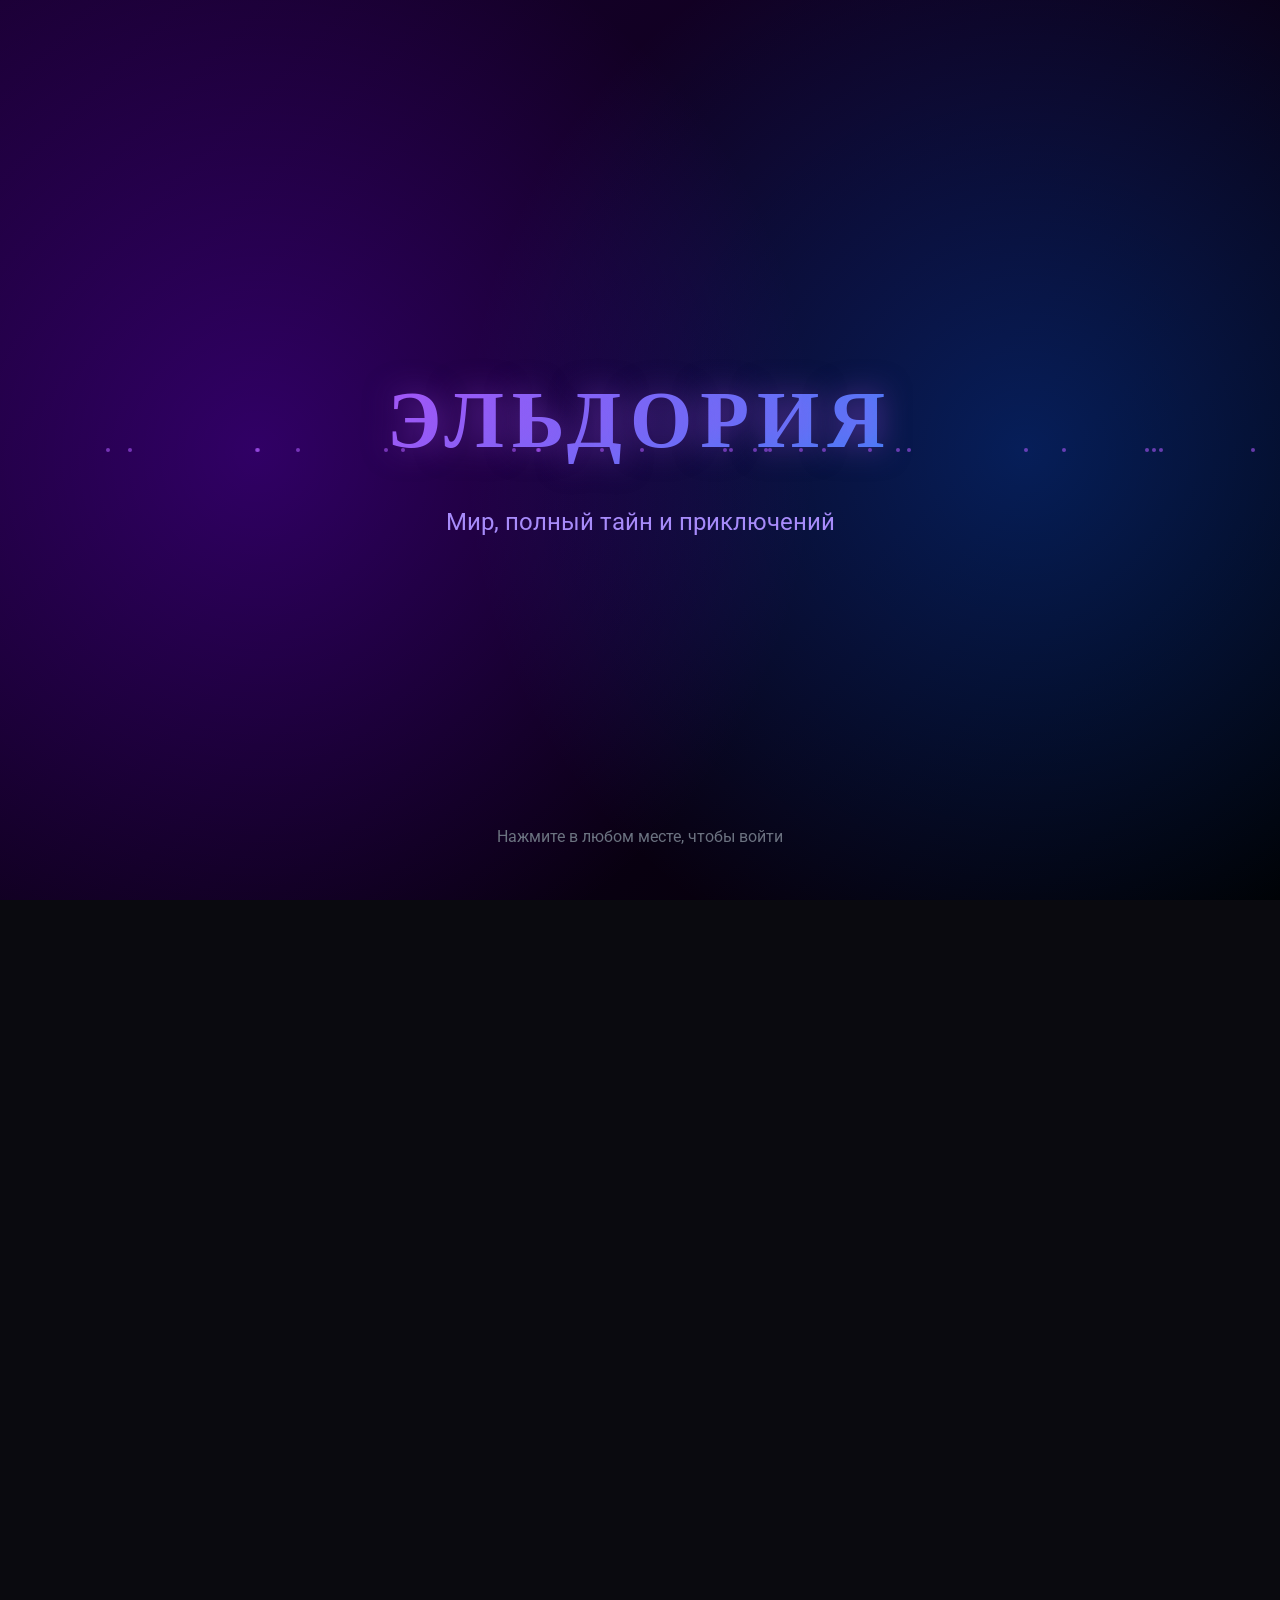
<file: index.html>
<!DOCTYPE html>
<html lang="ru">
<head>
    <meta charset="UTF-8">
    <meta name="viewport" content="width=device-width, initial-scale=1.0">
    <title>Эльдория - Лор Мира</title>
    <meta name="description" content="Эльдория — мир, где магия умерла, но эхо её всё ещё звучит. Лор, карты, поселения, словарь и летопись D&D-кампании.">
    <meta name="theme-color" content="#0a0a0f">
    <meta property="og:type" content="website">
    <meta property="og:site_name" content="Эльдория">
    <meta property="og:locale" content="ru_RU">
    <meta property="og:title" content="Эльдория - Лор Мира">
    <meta property="og:description" content="Эльдория — мир, где магия умерла, но эхо её всё ещё звучит. Лор, карты, поселения, словарь и летопись D&D-кампании.">
    <link rel="icon" type="image/png" href="assets/favicon.png">
    <link rel="stylesheet" href="https://cdnjs.cloudflare.com/ajax/libs/font-awesome/6.4.0/css/all.min.css">
    <link rel="stylesheet" href="css/main.css">
</head>
<body>
    <div id="welcome-banner">
        <div class="particle" style="left: 10%; animation-delay: 0s;"></div>
        <div class="particle" style="left: 20%; animation-delay: 1s;"></div>
        <div class="particle" style="left: 30%; animation-delay: 2s;"></div>
        <div class="particle" style="left: 40%; animation-delay: 3s;"></div>
        <div class="particle" style="left: 50%; animation-delay: 4s;"></div>
        <div class="particle" style="left: 60%; animation-delay: 5s;"></div>
        <div class="particle" style="left: 70%; animation-delay: 6s;"></div>
        <div class="particle" style="left: 80%; animation-delay: 7s;"></div>
        <div class="particle" style="left: 90%; animation-delay: 8s;"></div>
        <h1>ЭЛЬДОРИЯ</h1>
        <p class="subtitle">Мир, полный тайн и приключений</p>
        <p class="click-hint">Нажмите в любом месте, чтобы войти</p>
    </div>

    <div id="main-content">
        <nav class="sidebar"></nav>
        <script src="js/sidebar.js"></script>

        <main class="content homepage">
            <div class="hero-section">
                <div class="hero-content">
                    <h1 class="hero-title">ЭЛЬДОРИЯ</h1>
                    <div class="hero-divider"></div>
                    <p class="hero-subtitle">Мир, где магия умерла, но эхо её всё ещё звучит</p>
                </div>
            </div>
            <div class="atmosphere-section">
                <div class="rune-circle">
                    <div class="rune">ᚱ</div><div class="rune">ᛚ</div><div class="rune">ᛞ</div>
                    <div class="rune">ᛟ</div><div class="rune">ᛋ</div><div class="rune">ᛁ</div><div class="rune">ᚨ</div>
                </div>
            </div>
            <div class="quote-section">
                <blockquote class="lore-quote">
                    <p>"Мы возгордились. Мы решили, что Резонанс — наш слуга. Но он был даром, а мы его осквернили. Тишина — это наказание и благословение."</p>
                    <cite>— Сибилла Безгласная, основательница Немой Церкви</cite>
                </blockquote>
            </div>
            <div class="world-teaser">
                <div class="teaser-card"><div class="teaser-icon">⚡</div><h3>Эпоха Резонанса</h3><p>Три тысячи лет золотого века, когда магия была технологией, а империи парили в небесах</p></div>
                <div class="teaser-card"><div class="teaser-icon">💥</div><h3>Великое Умолкание</h3><p>День, когда мир изменился навсегда. Магия исчезла, цивилизация рухнула, а Какофония была заперта</p></div>
                <div class="teaser-card"><div class="teaser-icon">🌫️</div><h3>Эпоха Тишины</h3><p>Сто лет после катастрофы. Выжившие строят новый мир среди руин старого</p></div>
            </div>
            <div class="explore-section">
                <h2>Исследуйте мир</h2>
                <p class="explore-subtitle">Выберите путь познания Эльдории</p>
                <div class="explore-buttons">
                    <a href="sections/maps.html" class="explore-btn"><span class="btn-icon"><i class="fas fa-map-marked-alt"></i></span><span class="btn-text">Карты</span></a>
                    <a href="sections/settlements.html" class="explore-btn"><span class="btn-icon"><i class="fas fa-house-chimney"></i></span><span class="btn-text">Поселения</span></a>
                    <a href="sections/dictionary.html" class="explore-btn"><span class="btn-icon"><i class="fas fa-book-open"></i></span><span class="btn-text">Словарь</span></a>
                    <a href="sections/lore.html" class="explore-btn"><span class="btn-icon"><i class="fas fa-scroll"></i></span><span class="btn-text">Лор</span></a>
                    <a href="sections/timeline.html" class="explore-btn"><span class="btn-icon"><i class="fas fa-history"></i></span><span class="btn-text">Летопись</span></a>
                    <a href="sections/character.html" class="explore-btn"><span class="btn-icon"><i class="fas fa-user-shield"></i></span><span class="btn-text">Персонаж</span></a>
                    <a href="sections/achievements.html" class="explore-btn"><span class="btn-icon"><i class="fas fa-trophy"></i></span><span class="btn-text">Достижения</span></a>
                </div>
            </div>
            <div class="footer-decoration">
                <div class="decoration-line"></div>
                <p class="footer-text">Добро пожаловать в Эльдорию, путник</p>
                <div class="decoration-line"></div>
            </div>
        </main>
    </div>
    <script src="js/welcome.js"></script>
    <script src="js/reveal.js"></script>
</body>
</html>
</file>
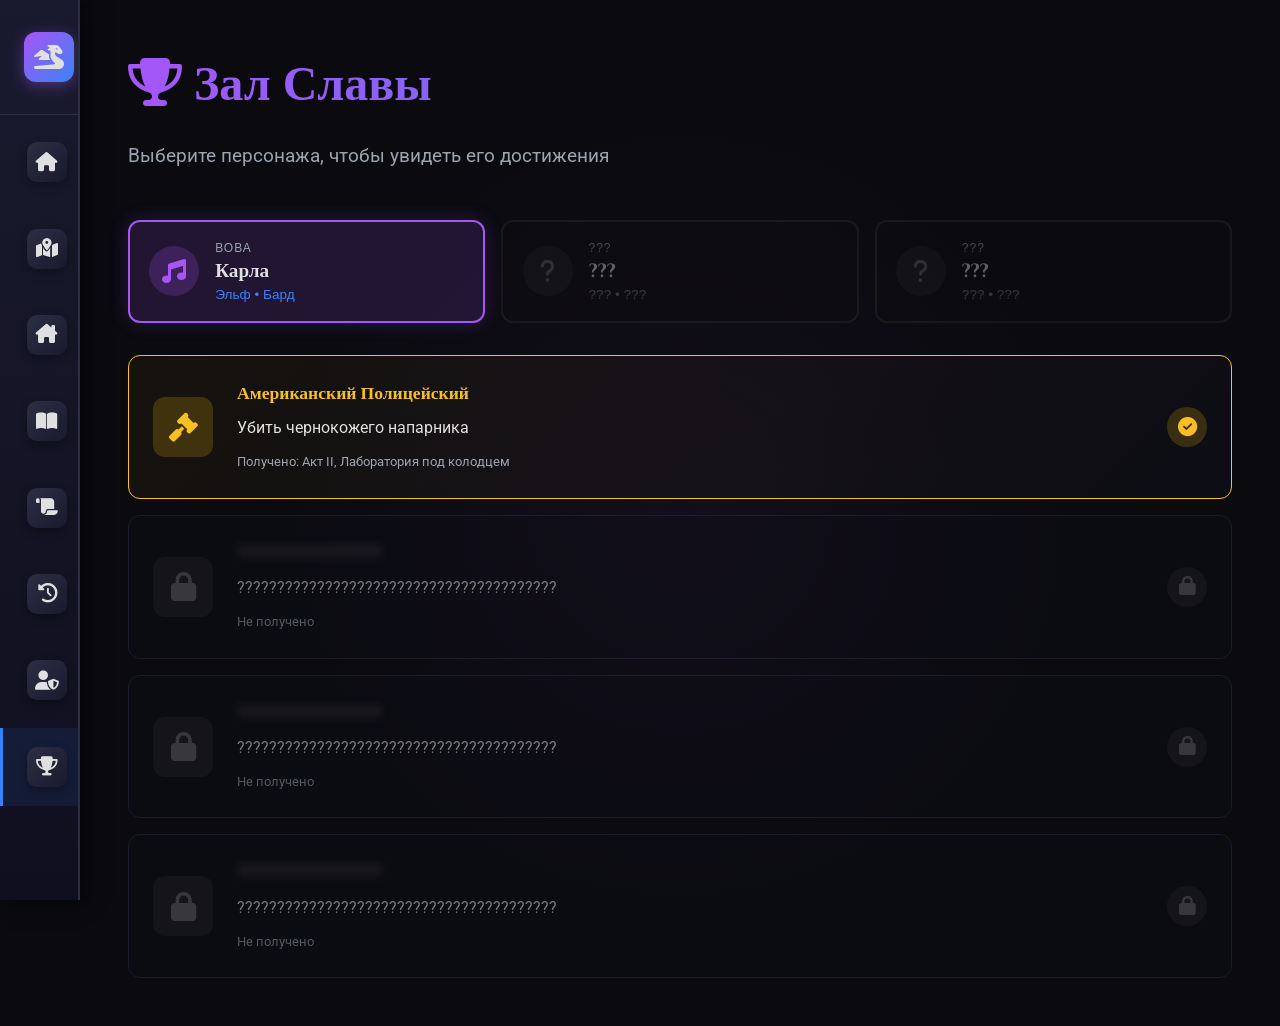
<file: sections/achievements.html>
<!DOCTYPE html>
<html lang="ru">
<head>
    <meta charset="UTF-8">
    <meta name="viewport" content="width=device-width, initial-scale=1.0">
    <title>Достижения - Эльдория</title>
    <meta name="description" content="Достижения персонажей кампании по миру Эльдории.">
    <meta name="theme-color" content="#0a0a0f">
    <meta property="og:type" content="website">
    <meta property="og:site_name" content="Эльдория">
    <meta property="og:locale" content="ru_RU">
    <meta property="og:title" content="Достижения - Эльдория">
    <meta property="og:description" content="Достижения персонажей кампании по миру Эльдории.">
    <link rel="icon" type="image/png" href="../assets/favicon.png">
    <link rel="stylesheet" href="https://cdnjs.cloudflare.com/ajax/libs/font-awesome/6.4.0/css/all.min.css">
    <link rel="stylesheet" href="../css/main.css">
</head>
<body>
    <div id="main-content" class="visible">
        <nav class="sidebar"></nav>
        <script src="../js/sidebar.js"></script>

        <main class="content achievements-page">
            <div class="content-header">
                <h2><i class="fas fa-trophy"></i> Зал Славы</h2>
                <p>Выберите персонажа, чтобы увидеть его достижения</p>
            </div>

            <!-- Выбор персонажа -->
            <div class="character-selector">
                <button class="char-btn active" data-char="karla">
                    <div class="char-avatar"><i class="fas fa-music"></i></div>
                    <div class="char-info">
                        <span class="player-name">Вова</span>
                        <h3>Карла</h3>
                        <span class="char-class">Эльф • Бард</span>
                    </div>
                </button>

                <!-- Заглушки для будущих персонажей -->
                <button class="char-btn locked" disabled>
                    <div class="char-avatar"><i class="fas fa-question"></i></div>
                    <div class="char-info">
                        <span class="player-name">???</span>
                        <h3>???</h3>
                        <span class="char-class">??? • ???</span>
                    </div>
                </button>

                <button class="char-btn locked" disabled>
                    <div class="char-avatar"><i class="fas fa-question"></i></div>
                    <div class="char-info">
                        <span class="player-name">???</span>
                        <h3>???</h3>
                        <span class="char-class">??? • ???</span>
                    </div>
                </button>
            </div>

            <!-- Таблица достижений Карлы -->
            <div id="achievements-karla" class="achievements-list active">
                <div class="achievement-card unlocked">
                    <div class="ach-icon"><i class="fas fa-gavel"></i></div>
                    <div class="ach-content">
                        <h3>Американский Полицейский</h3>
                        <p class="ach-desc">Убить чернокожего напарника</p>
                        <span class="ach-date">Получено: Акт II, Лаборатория под колодцем</span>
                    </div>
                    <div class="ach-badge"><i class="fas fa-check-circle"></i></div>
                </div>

                <!-- Скрытые достижения -->
                <div class="achievement-card locked">
                    <div class="ach-icon blur"><i class="fas fa-lock"></i></div>
                    <div class="ach-content blur">
                        <h3>??????????????????</h3>
                        <p class="ach-desc">????????????????????????????????????????</p>
                        <span class="ach-date">Не получено</span>
                    </div>
                    <div class="ach-badge locked-badge"><i class="fas fa-lock"></i></div>
                </div>

                <div class="achievement-card locked">
                    <div class="ach-icon blur"><i class="fas fa-lock"></i></div>
                    <div class="ach-content blur">
                        <h3>??????????????????</h3>
                        <p class="ach-desc">????????????????????????????????????????</p>
                        <span class="ach-date">Не получено</span>
                    </div>
                    <div class="ach-badge locked-badge"><i class="fas fa-lock"></i></div>
                </div>

                <div class="achievement-card locked">
                    <div class="ach-icon blur"><i class="fas fa-lock"></i></div>
                    <div class="ach-content blur">
                        <h3>??????????????????</h3>
                        <p class="ach-desc">????????????????????????????????????????</p>
                        <span class="ach-date">Не получено</span>
                    </div>
                    <div class="ach-badge locked-badge"><i class="fas fa-lock"></i></div>
                </div>
            </div>
        </main>
    </div>

    <script src="../js/reveal.js"></script>
    <script src="../js/pages/achievements.js"></script>
</body>
</html>
</file>
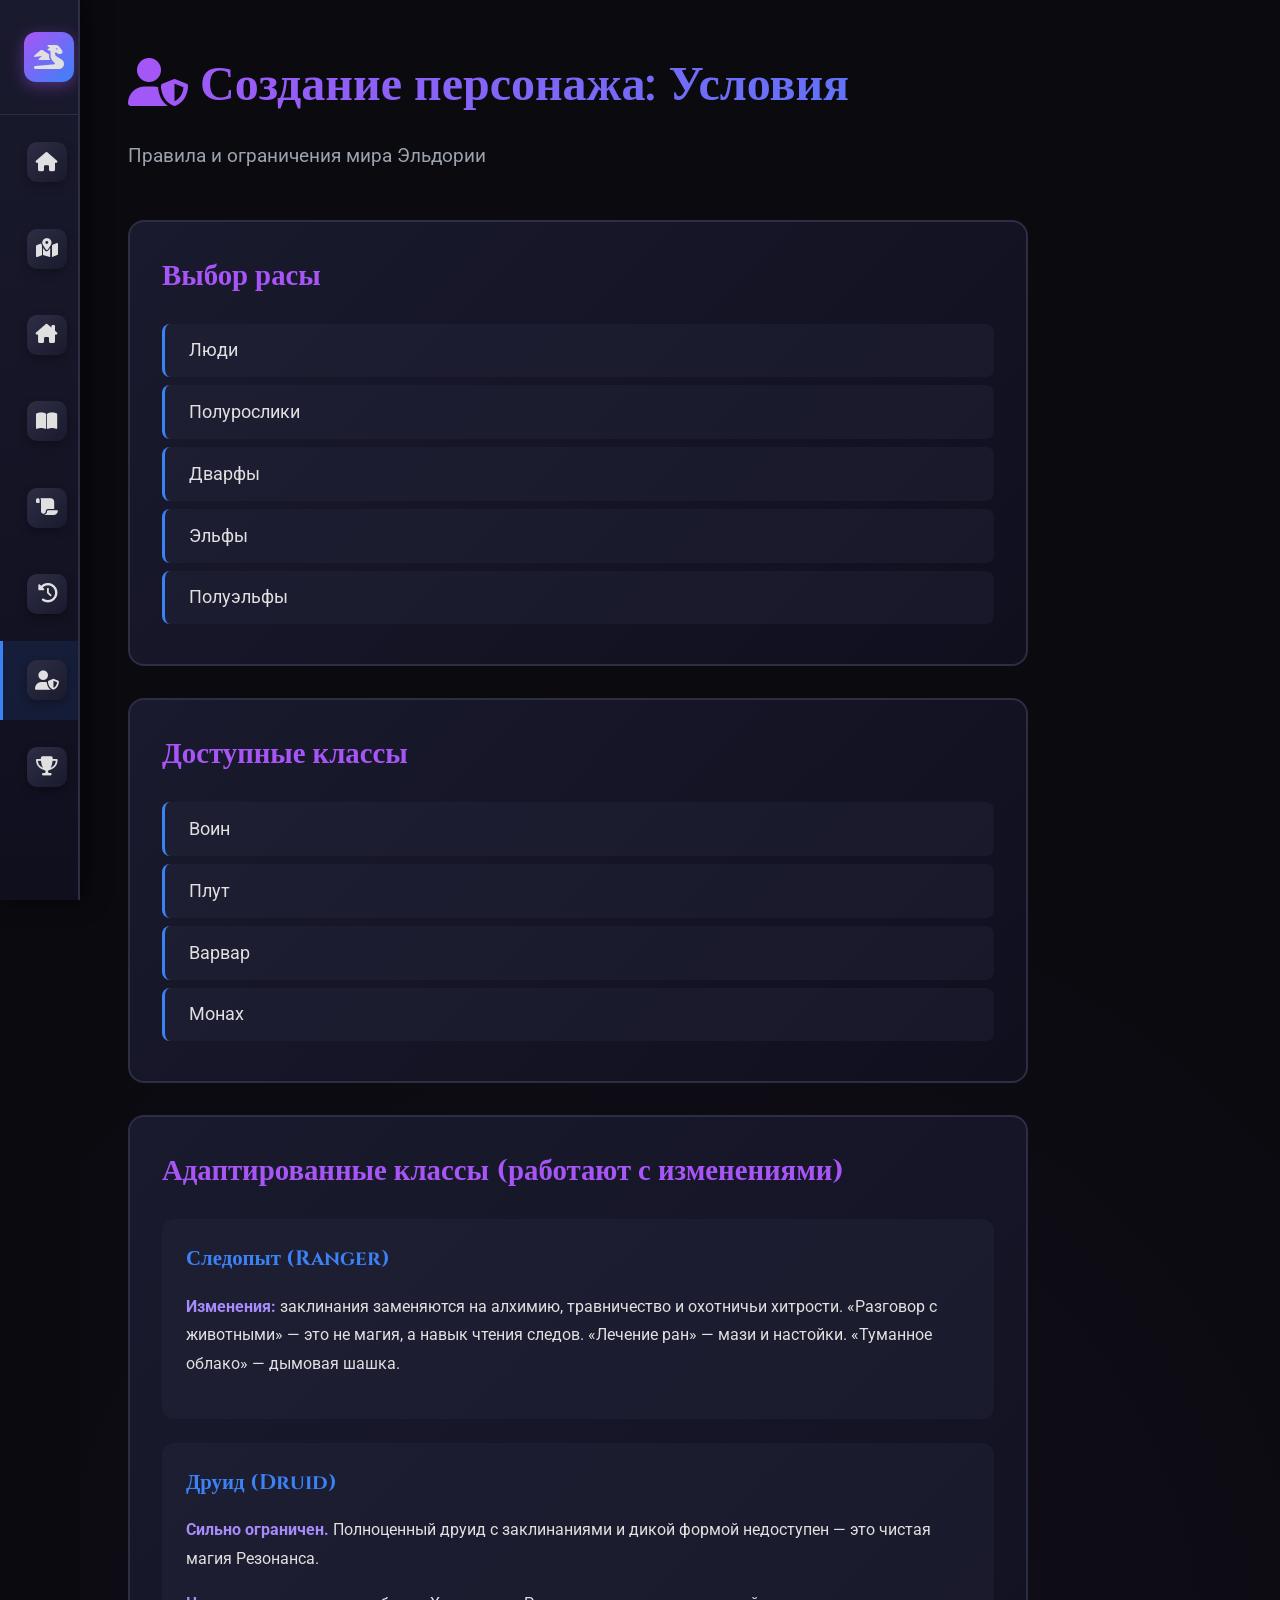
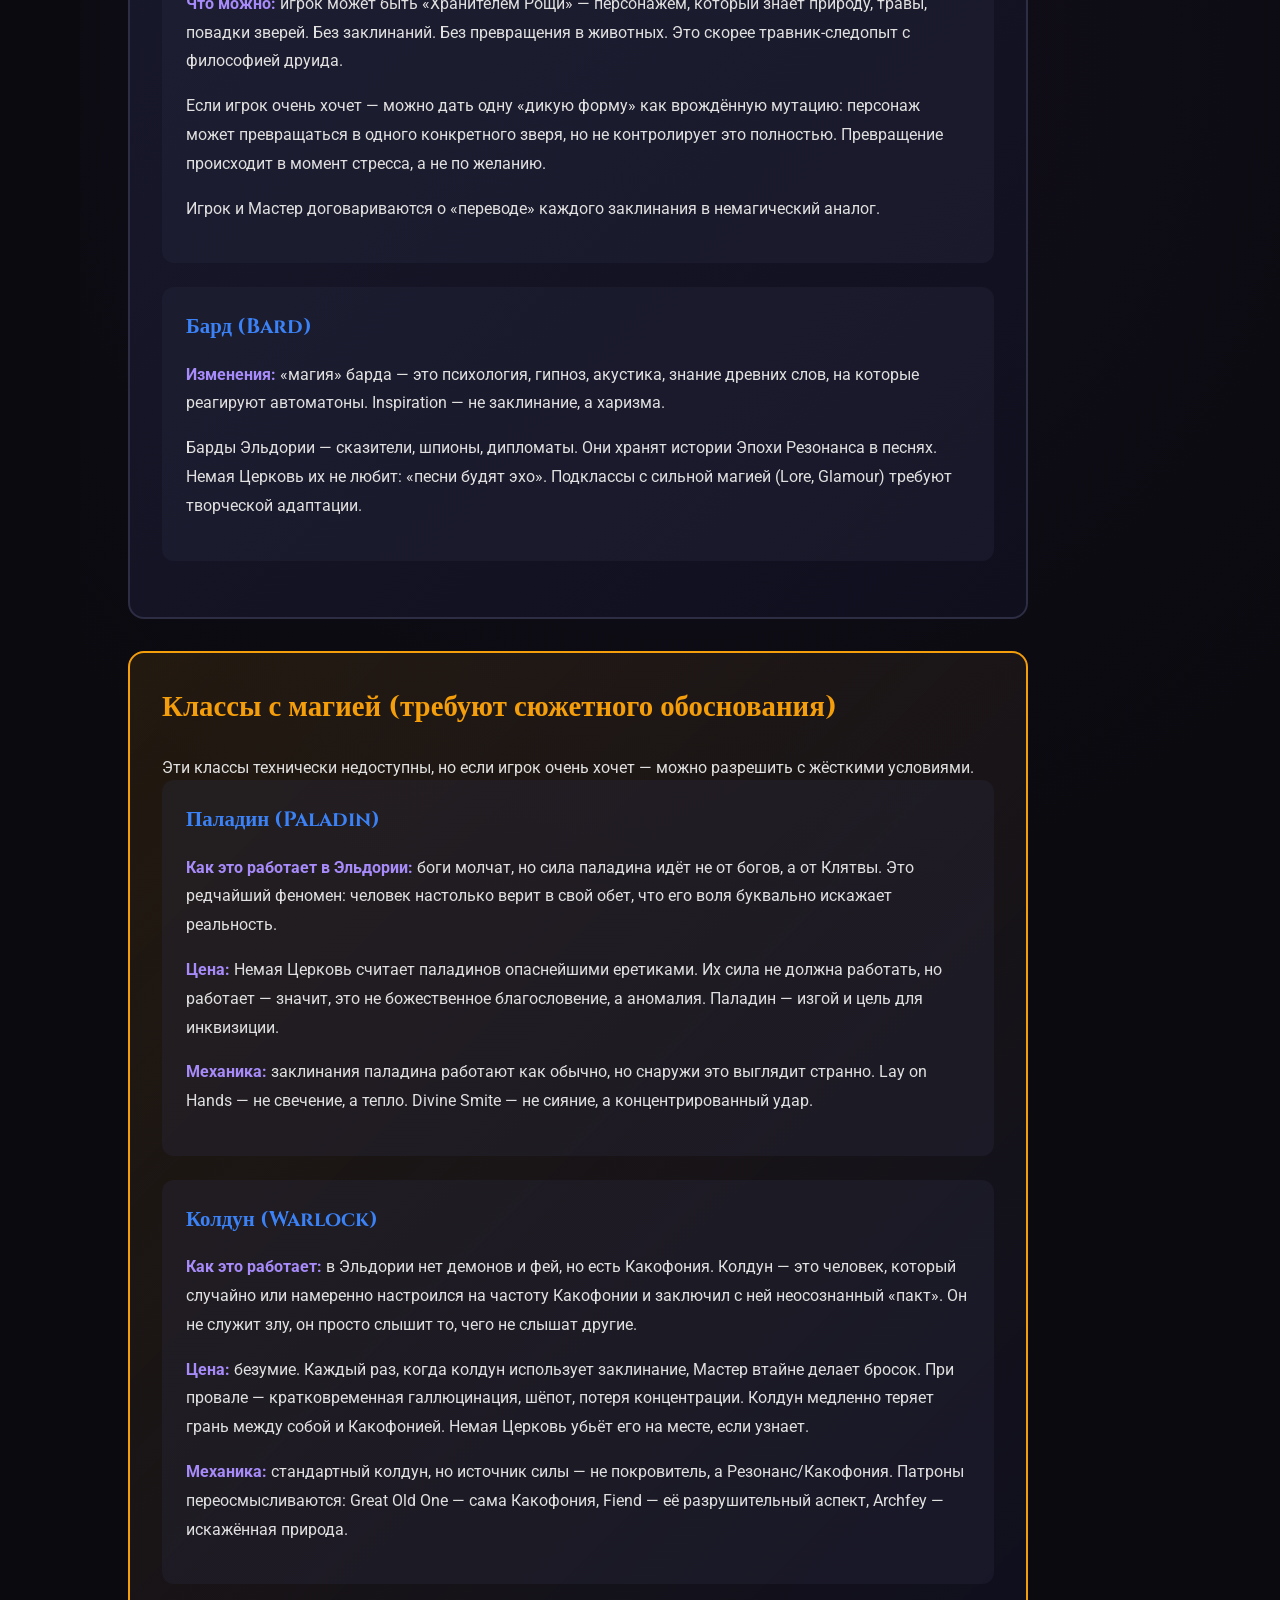
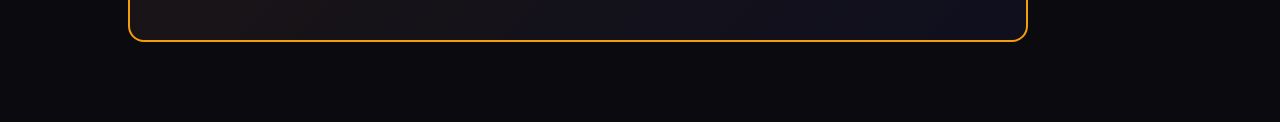
<file: sections/character.html>
<!DOCTYPE html>
<html lang="ru">
<head>
    <meta charset="UTF-8">
    <meta name="viewport" content="width=device-width, initial-scale=1.0">
    <title>Создание персонажа - Эльдория</title>
    <meta name="description" content="Правила и ограничения создания персонажа в мире Эльдории.">
    <meta name="theme-color" content="#0a0a0f">
    <meta property="og:type" content="website">
    <meta property="og:site_name" content="Эльдория">
    <meta property="og:locale" content="ru_RU">
    <meta property="og:title" content="Создание персонажа - Эльдория">
    <meta property="og:description" content="Правила и ограничения создания персонажа в мире Эльдории.">
    <link rel="icon" type="image/png" href="../assets/favicon.png">
    <link rel="stylesheet" href="https://cdnjs.cloudflare.com/ajax/libs/font-awesome/6.4.0/css/all.min.css">
    <link rel="stylesheet" href="../css/main.css">
</head>
<body>
    <div id="main-content" class="visible">
        <nav class="sidebar"></nav>
        <script src="../js/sidebar.js"></script>

        <main class="content">
            <div class="content-header">
                <h2><i class="fas fa-user-shield"></i> Создание персонажа: Условия</h2>
                <p>Правила и ограничения мира Эльдории</p>
            </div>
            <div class="character-content">
                <div class="char-block">
                    <h3>Выбор расы</h3>
                    <ul class="race-list">
                        <li>Люди</li><li>Полурослики</li><li>Дварфы</li><li>Эльфы</li><li>Полуэльфы</li>
                    </ul>
                </div>
                <div class="char-block">
                    <h3>Доступные классы</h3>
                    <ul class="class-list">
                        <li>Воин</li><li>Плут</li><li>Варвар</li><li>Монах</li>
                    </ul>
                </div>
                <div class="char-block">
                    <h3>Адаптированные классы (работают с изменениями)</h3>
                    <div class="class-detail">
                        <h4>Следопыт (Ranger)</h4>
                        <p><strong>Изменения:</strong> заклинания заменяются на алхимию, травничество и охотничьи хитрости. «Разговор с животными» — это не магия, а навык чтения следов. «Лечение ран» — мази и настойки. «Туманное облако» — дымовая шашка.</p>
                    </div>
                    <div class="class-detail">
                        <h4>Друид (Druid)</h4>
                        <p><strong>Сильно ограничен.</strong> Полноценный друид с заклинаниями и дикой формой недоступен — это чистая магия Резонанса.</p>
                        <p><strong>Что можно:</strong> игрок может быть «Хранителем Рощи» — персонажем, который знает природу, травы, повадки зверей. Без заклинаний. Без превращения в животных. Это скорее травник-следопыт с философией друида.</p>
                        <p>Если игрок очень хочет — можно дать одну «дикую форму» как врождённую мутацию: персонаж может превращаться в одного конкретного зверя, но не контролирует это полностью. Превращение происходит в момент стресса, а не по желанию.</p>
                        <p>Игрок и Мастер договариваются о «переводе» каждого заклинания в немагический аналог.</p>
                    </div>
                    <div class="class-detail">
                        <h4>Бард (Bard)</h4>
                        <p><strong>Изменения:</strong> «магия» барда — это психология, гипноз, акустика, знание древних слов, на которые реагируют автоматоны. Inspiration — не заклинание, а харизма.</p>
                        <p>Барды Эльдории — сказители, шпионы, дипломаты. Они хранят истории Эпохи Резонанса в песнях. Немая Церковь их не любит: «песни будят эхо». Подклассы с сильной магией (Lore, Glamour) требуют творческой адаптации.</p>
                    </div>
                </div>
                <div class="char-block warning">
                    <h3>Классы с магией (требуют сюжетного обоснования)</h3>
                    <p>Эти классы технически недоступны, но если игрок очень хочет — можно разрешить с жёсткими условиями.</p>
                    <div class="class-detail">
                        <h4>Паладин (Paladin)</h4>
                        <p><strong>Как это работает в Эльдории:</strong> боги молчат, но сила паладина идёт не от богов, а от Клятвы. Это редчайший феномен: человек настолько верит в свой обет, что его воля буквально искажает реальность.</p>
                        <p><strong>Цена:</strong> Немая Церковь считает паладинов опаснейшими еретиками. Их сила не должна работать, но работает — значит, это не божественное благословение, а аномалия. Паладин — изгой и цель для инквизиции.</p>
                        <p><strong>Механика:</strong> заклинания паладина работают как обычно, но снаружи это выглядит странно. Lay on Hands — не свечение, а тепло. Divine Smite — не сияние, а концентрированный удар.</p>
                    </div>
                    <div class="class-detail">
                        <h4>Колдун (Warlock)</h4>
                        <p><strong>Как это работает:</strong> в Эльдории нет демонов и фей, но есть Какофония. Колдун — это человек, который случайно или намеренно настроился на частоту Какофонии и заключил с ней неосознанный «пакт». Он не служит злу, он просто слышит то, чего не слышат другие.</p>
                        <p><strong>Цена:</strong> безумие. Каждый раз, когда колдун использует заклинание, Мастер втайне делает бросок. При провале — кратковременная галлюцинация, шёпот, потеря концентрации. Колдун медленно теряет грань между собой и Какофонией. Немая Церковь убьёт его на месте, если узнает.</p>
                        <p><strong>Механика:</strong> стандартный колдун, но источник силы — не покровитель, а Резонанс/Какофония. Патроны переосмысливаются: Great Old One — сама Какофония, Fiend — её разрушительный аспект, Archfey — искажённая природа.</p>
                    </div>
                </div>
            </div>
        </main>
    </div>
    <script src="../js/reveal.js"></script>
</body>
</html>
</file>
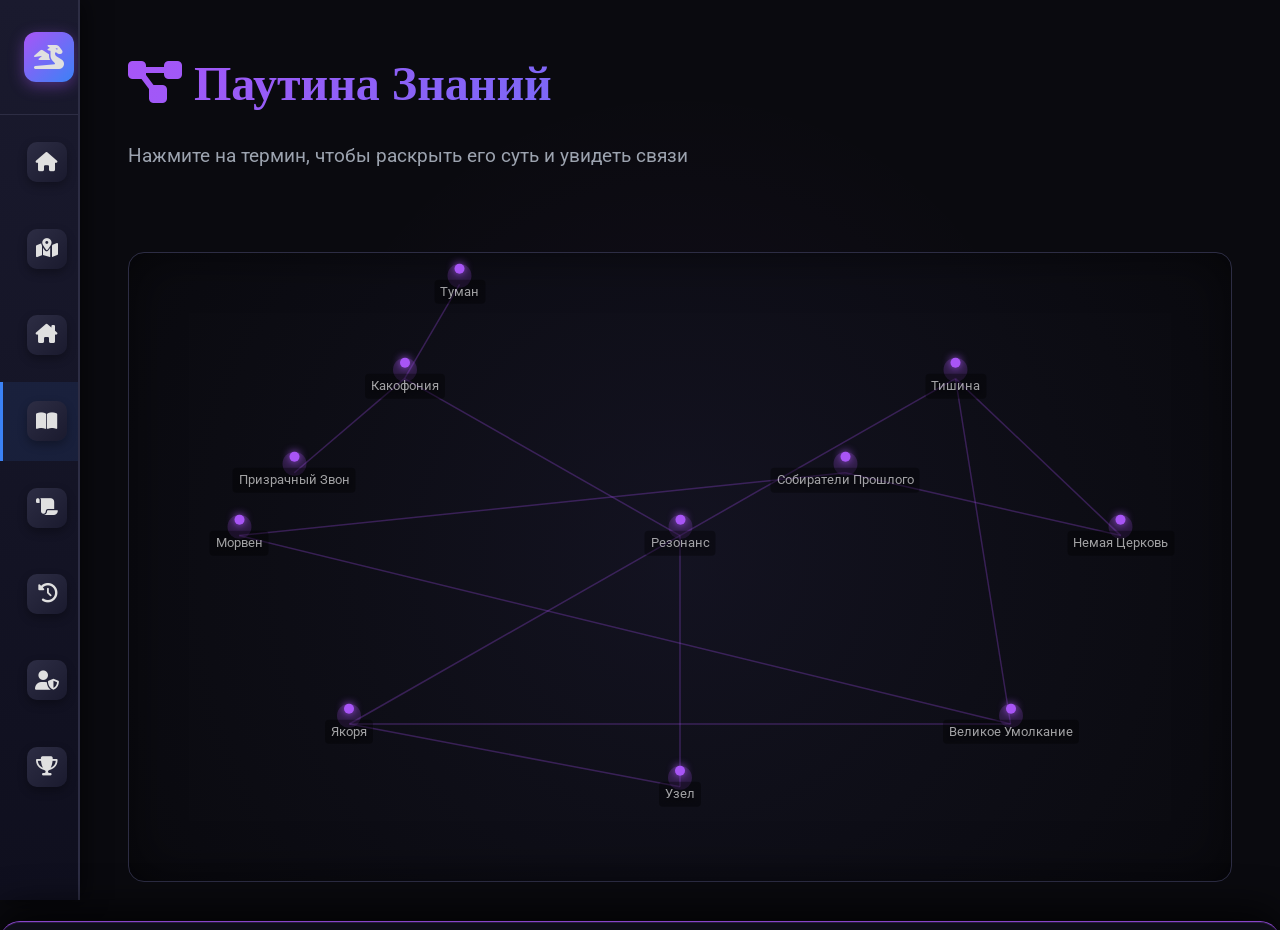
<file: sections/dictionary.html>
<!DOCTYPE html>
<html lang="ru">
<head>
    <meta charset="UTF-8">
    <meta name="viewport" content="width=device-width, initial-scale=1.0">
    <title>Словарь - Эльдория</title>
    <meta name="description" content="Словарь Эльдории: Резонанс, Тишина, Якоря и другие термины мира — в виде интерактивной паутины знаний.">
    <meta name="theme-color" content="#0a0a0f">
    <meta property="og:type" content="website">
    <meta property="og:site_name" content="Эльдория">
    <meta property="og:locale" content="ru_RU">
    <meta property="og:title" content="Словарь - Эльдория">
    <meta property="og:description" content="Словарь Эльдории: Резонанс, Тишина, Якоря и другие термины мира — в виде интерактивной паутины знаний.">
    <link rel="icon" type="image/png" href="../assets/favicon.png">
    <link rel="stylesheet" href="https://cdnjs.cloudflare.com/ajax/libs/font-awesome/6.4.0/css/all.min.css">
    <link rel="stylesheet" href="../css/main.css">
</head>
<body>
    <div id="main-content" class="visible">
        <!-- Sidebar (стандартный) -->
        <nav class="sidebar"></nav>
        <script src="../js/sidebar.js"></script>

        <main class="content dictionary-page">
            <div class="content-header">
                <h2><i class="fas fa-project-diagram"></i> Паутина Знаний</h2>
                <p>Нажмите на термин, чтобы раскрыть его суть и увидеть связи</p>
            </div>

            <!-- Контейнер для SVG линий и узлов -->
            <div class="constellation-container" id="constellationMap">
                <svg class="connections-layer" id="connectionsSvg"></svg>
                <!-- Узлы будут добавлены через JS -->
            </div>

            <!-- Информационная панель (появляется при клике) -->
            <div class="term-info-panel" id="termInfoPanel">
                <button class="close-panel-btn"><i class="fas fa-times"></i></button>
                <h3 id="panelTitle">Название термина</h3>
                <p id="panelDesc">Описание термина...</p>
                <div class="panel-connections" id="panelConnections">
                    <span>Связано с:</span>
                    <div class="connection-tags" id="connectionTags"></div>
                </div>
            </div>
        </main>
    </div>

    <script src="../js/reveal.js"></script>
    <script src="../js/data/dictionary-terms.js"></script>
    <script src="../js/pages/dictionary.js"></script>
</body>
</html>
</file>
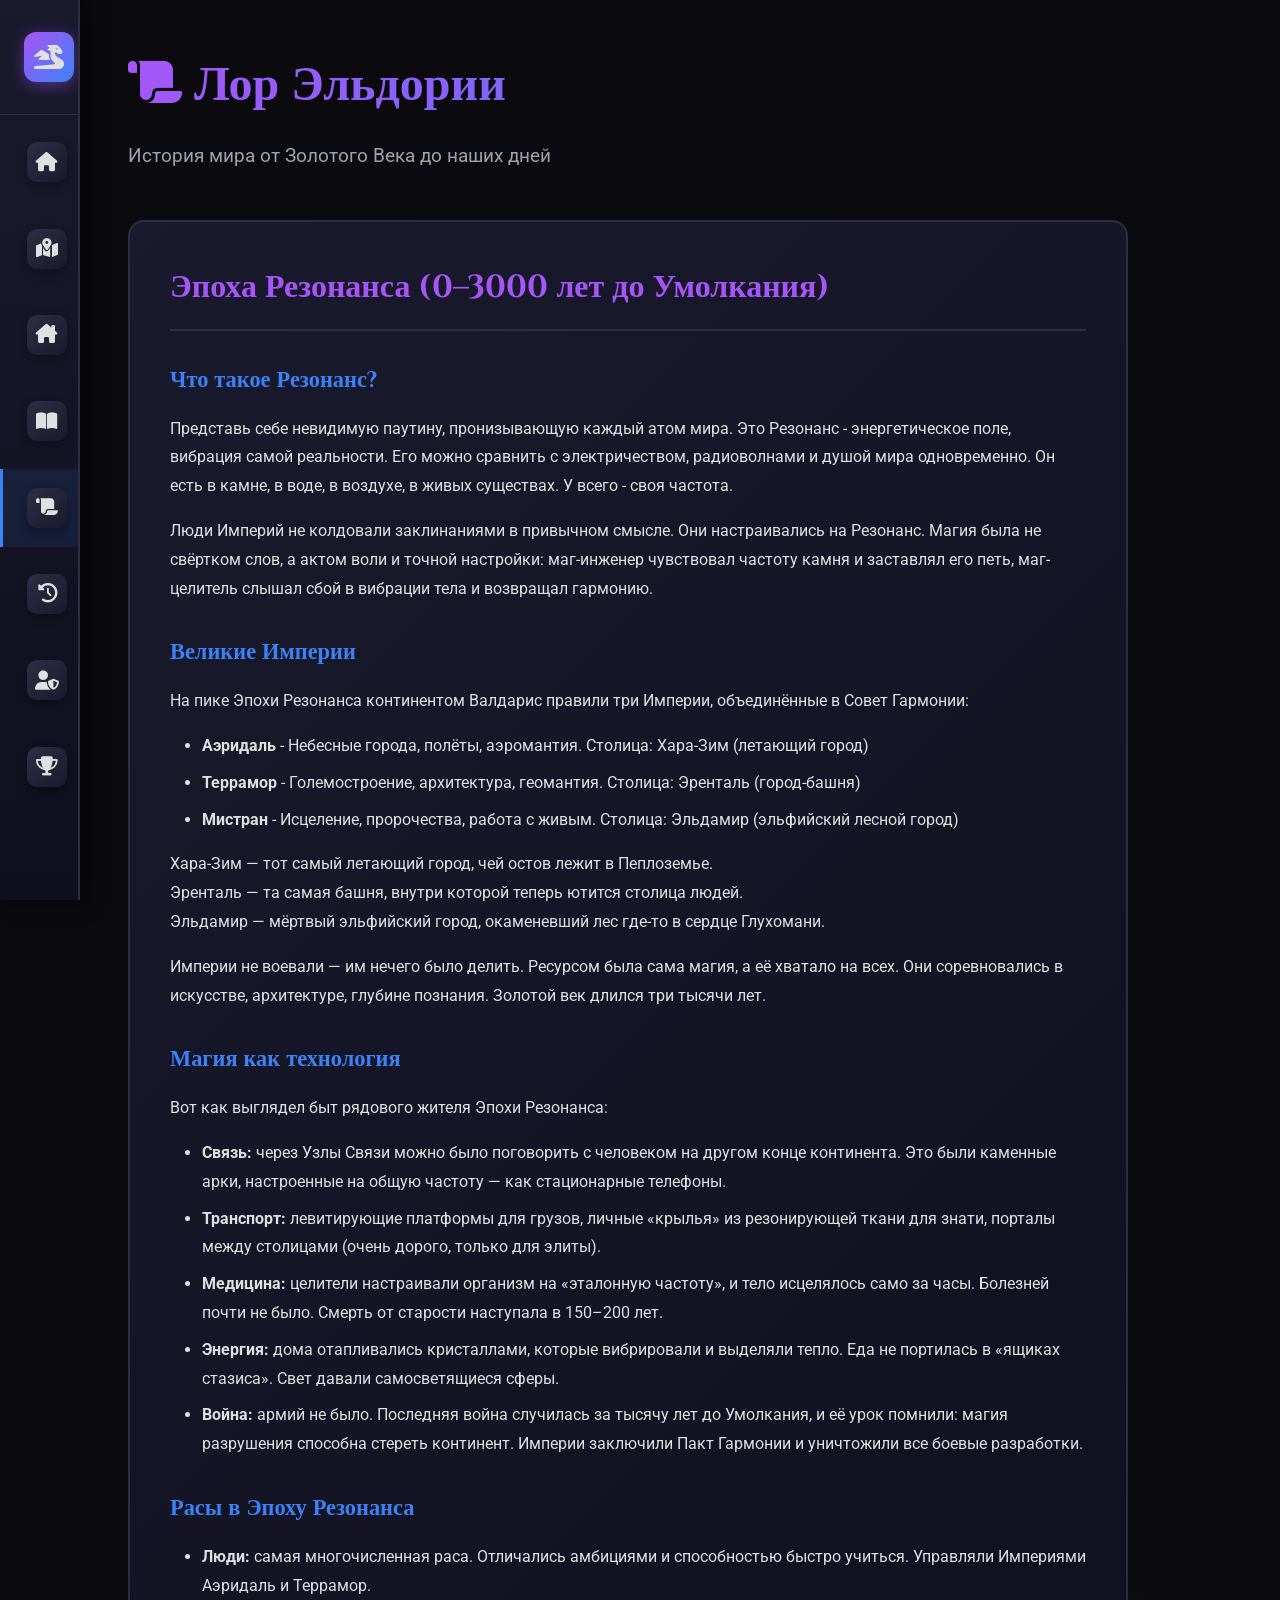
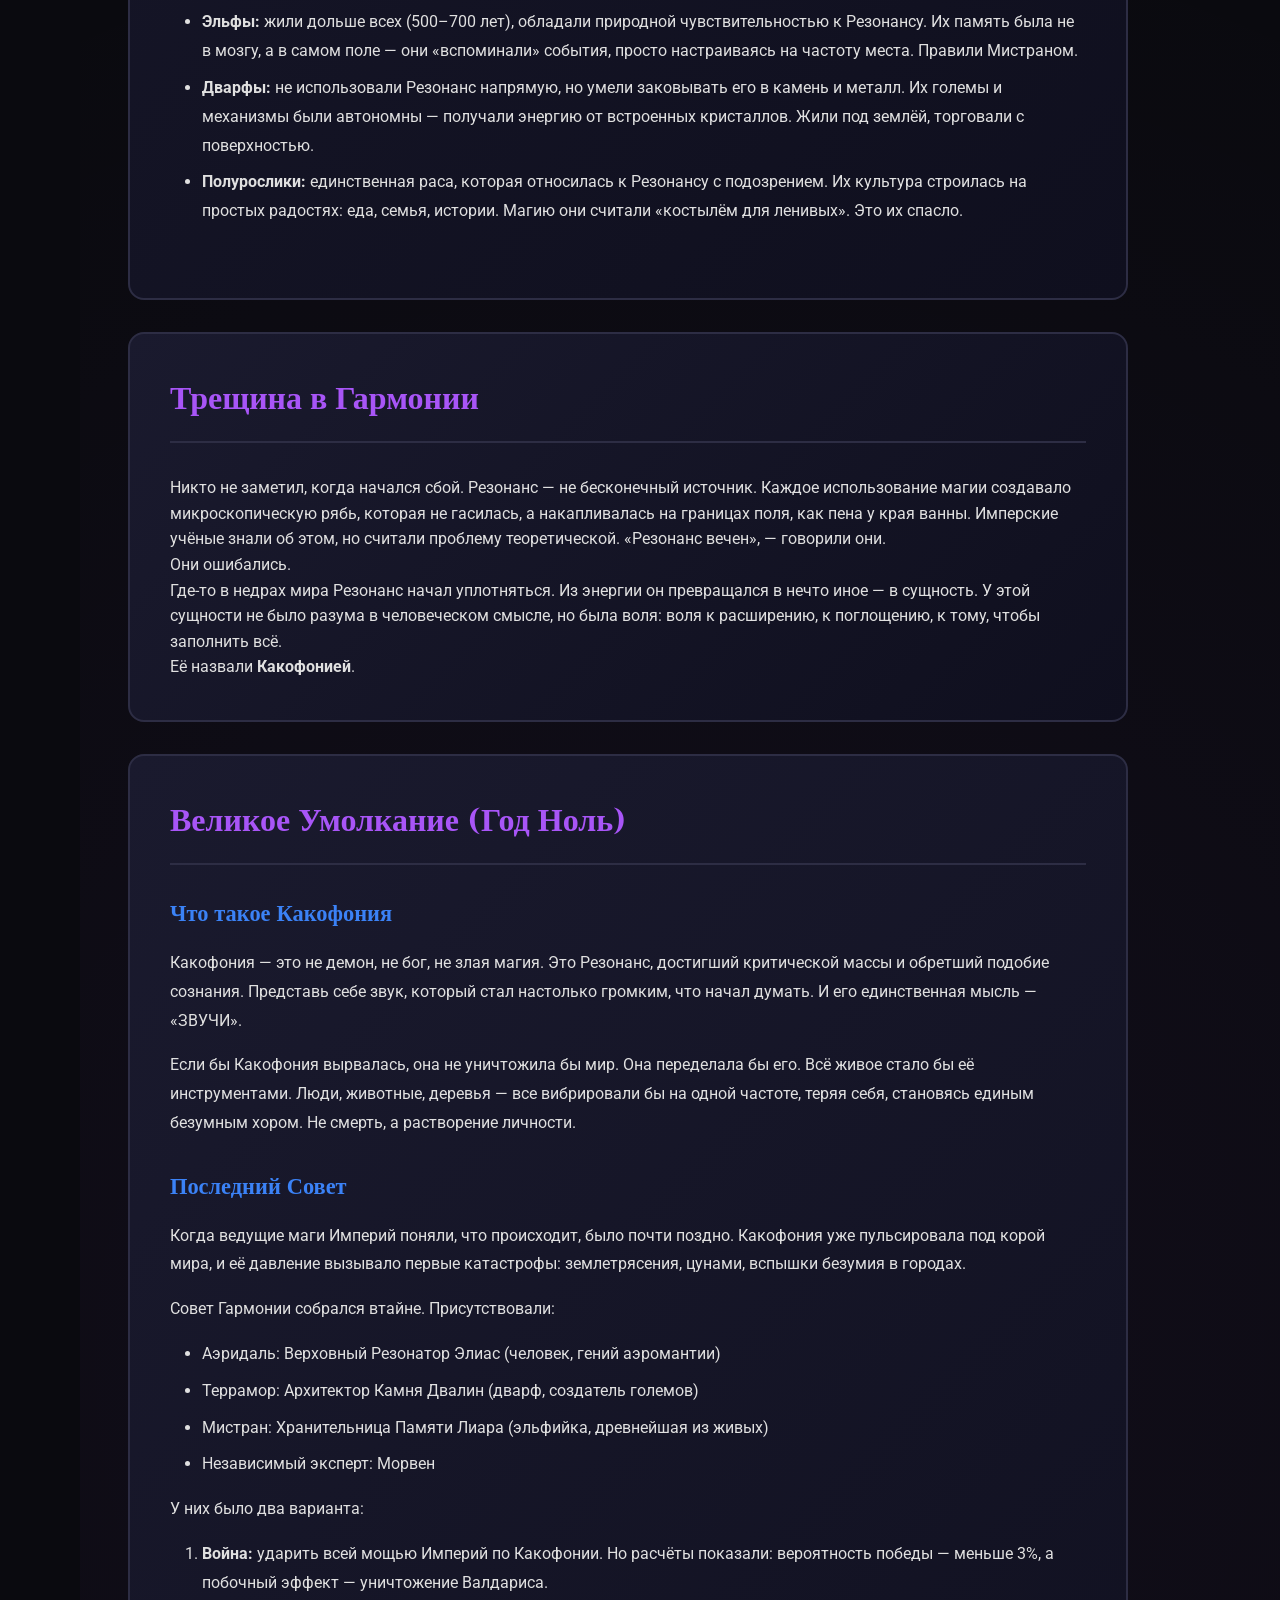
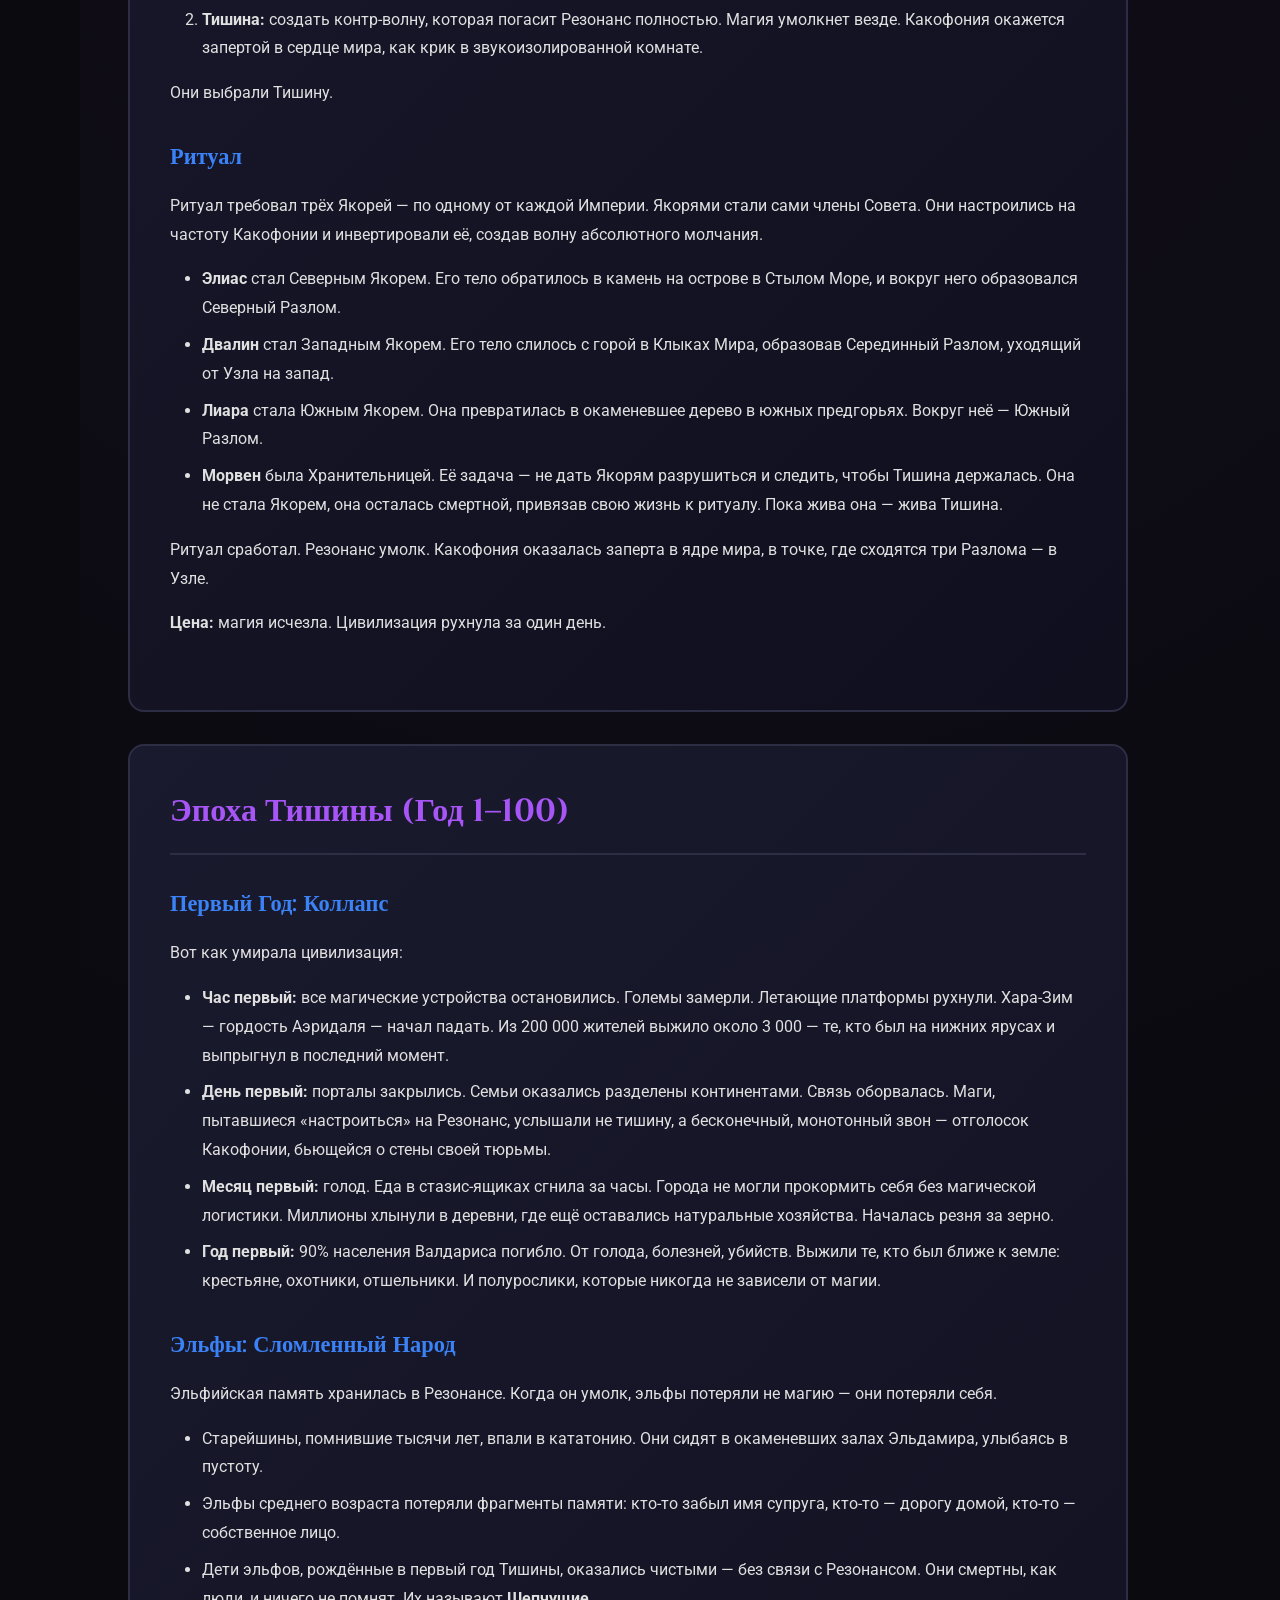
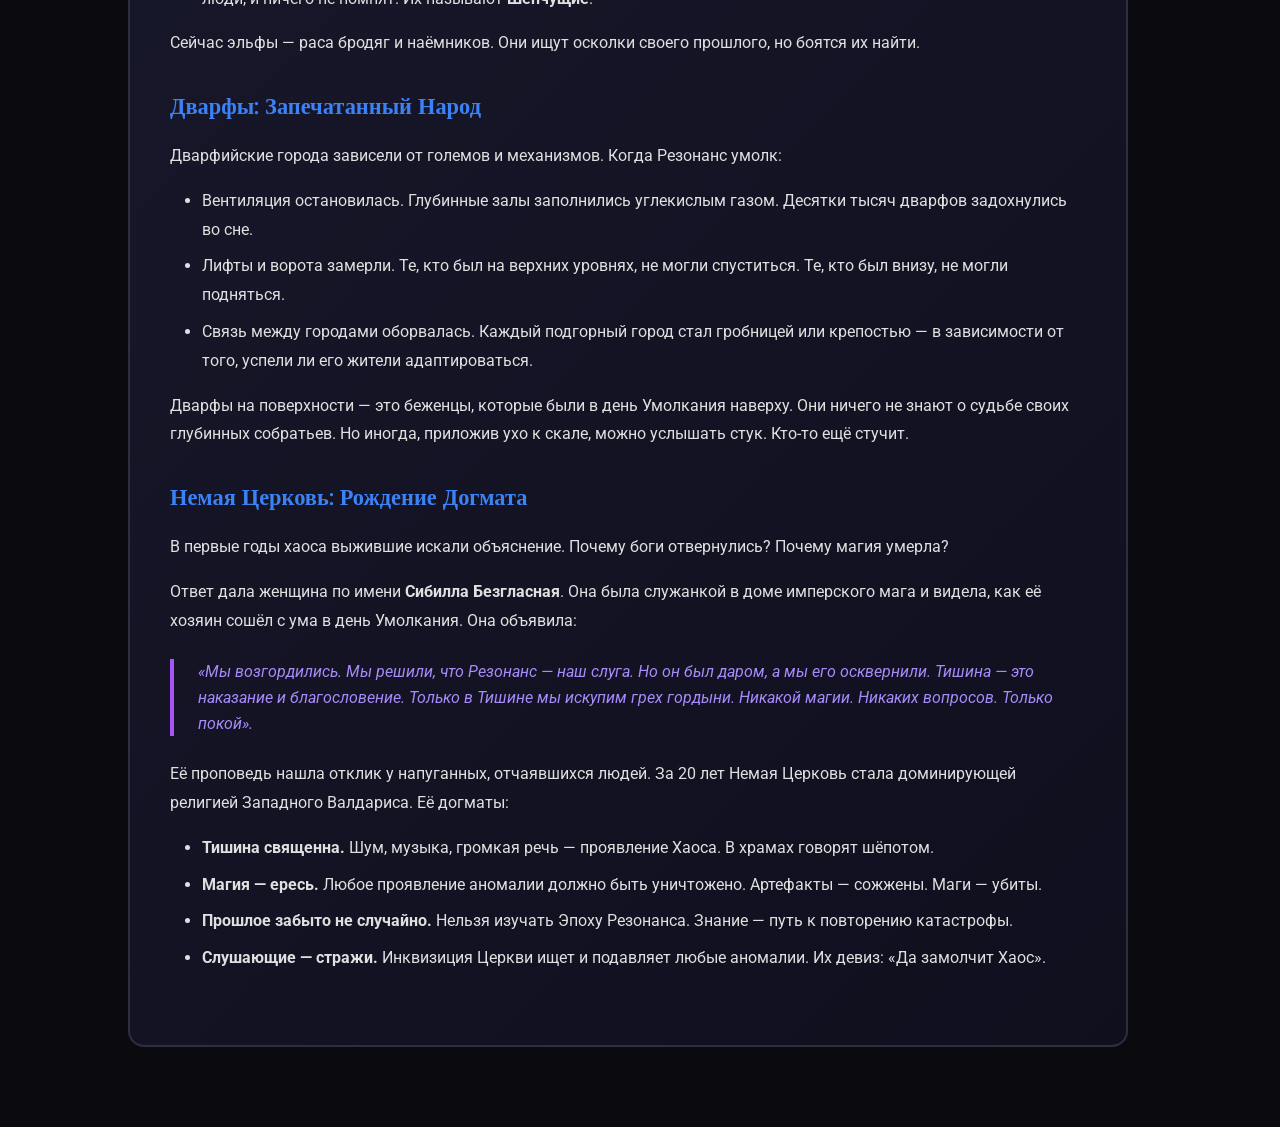
<file: sections/lore.html>
<!DOCTYPE html>
<html lang="ru">
<head>
    <meta charset="UTF-8">
    <meta name="viewport" content="width=device-width, initial-scale=1.0">
    <title>Лор - Эльдория</title>
    <meta name="description" content="Лор Эльдории: история мира от Золотого Века до наших дней.">
    <meta name="theme-color" content="#0a0a0f">
    <meta property="og:type" content="website">
    <meta property="og:site_name" content="Эльдория">
    <meta property="og:locale" content="ru_RU">
    <meta property="og:title" content="Лор - Эльдория">
    <meta property="og:description" content="Лор Эльдории: история мира от Золотого Века до наших дней.">
    <link rel="icon" type="image/png" href="../assets/favicon.png">
    <link rel="stylesheet" href="https://cdnjs.cloudflare.com/ajax/libs/font-awesome/6.4.0/css/all.min.css">
    <link rel="stylesheet" href="../css/main.css">
</head>
<body>
    <div id="main-content" class="visible">
        <nav class="sidebar"></nav>
        <script src="../js/sidebar.js"></script>

        <main class="content">
            <div class="content-header">
                <h2><i class="fas fa-scroll"></i> Лор Эльдории</h2>
                <p>История мира от Золотого Века до наших дней</p>
            </div>
            <div class="lore-content">
                <div class="lore-chapter">
                    <h3>Эпоха Резонанса (0–3000 лет до Умолкания)</h3>
                    <div class="lore-block">
                        <h4>Что такое Резонанс?</h4>
                        <p>Представь себе невидимую паутину, пронизывающую каждый атом мира. Это Резонанс - энергетическое поле, вибрация самой реальности. Его можно сравнить с электричеством, радиоволнами и душой мира одновременно. Он есть в камне, в воде, в воздухе, в живых существах. У всего - своя частота.</p>
                        <p>Люди Империй не колдовали заклинаниями в привычном смысле. Они настраивались на Резонанс. Магия была не свёртком слов, а актом воли и точной настройки: маг-инженер чувствовал частоту камня и заставлял его петь, маг-целитель слышал сбой в вибрации тела и возвращал гармонию.</p>
                    </div>
                    <div class="lore-block">
                        <h4>Великие Империи</h4>
                        <p>На пике Эпохи Резонанса континентом Валдарис правили три Империи, объединённые в Совет Гармонии:</p>
                        <ul>
                            <li><strong>Аэридаль</strong> - Небесные города, полёты, аэромантия. Столица: Хара-Зим (летающий город)</li>
                            <li><strong>Террамор</strong> - Големостроение, архитектура, геомантия. Столица: Эренталь (город-башня)</li>
                            <li><strong>Мистран</strong> - Исцеление, пророчества, работа с живым. Столица: Эльдамир (эльфийский лесной город)</li>
                        </ul>
                        <p>Хара-Зим — тот самый летающий город, чей остов лежит в Пеплоземье.<br>Эренталь — та самая башня, внутри которой теперь ютится столица людей.<br>Эльдамир — мёртвый эльфийский город, окаменевший лес где-то в сердце Глухомани.</p>
                        <p>Империи не воевали — им нечего было делить. Ресурсом была сама магия, а её хватало на всех. Они соревновались в искусстве, архитектуре, глубине познания. Золотой век длился три тысячи лет.</p>
                    </div>
                    <div class="lore-block">
                        <h4>Магия как технология</h4>
                        <p>Вот как выглядел быт рядового жителя Эпохи Резонанса:</p>
                        <ul>
                            <li><strong>Связь:</strong> через Узлы Связи можно было поговорить с человеком на другом конце континента. Это были каменные арки, настроенные на общую частоту — как стационарные телефоны.</li>
                            <li><strong>Транспорт:</strong> левитирующие платформы для грузов, личные «крылья» из резонирующей ткани для знати, порталы между столицами (очень дорого, только для элиты).</li>
                            <li><strong>Медицина:</strong> целители настраивали организм на «эталонную частоту», и тело исцелялось само за часы. Болезней почти не было. Смерть от старости наступала в 150–200 лет.</li>
                            <li><strong>Энергия:</strong> дома отапливались кристаллами, которые вибрировали и выделяли тепло. Еда не портилась в «ящиках стазиса». Свет давали самосветящиеся сферы.</li>
                            <li><strong>Война:</strong> армий не было. Последняя война случилась за тысячу лет до Умолкания, и её урок помнили: магия разрушения способна стереть континент. Империи заключили Пакт Гармонии и уничтожили все боевые разработки.</li>
                        </ul>
                    </div>
                    <div class="lore-block">
                        <h4>Расы в Эпоху Резонанса</h4>
                        <ul>
                            <li><strong>Люди:</strong> самая многочисленная раса. Отличались амбициями и способностью быстро учиться. Управляли Империями Аэридаль и Террамор.</li>
                            <li><strong>Эльфы:</strong> жили дольше всех (500–700 лет), обладали природной чувствительностью к Резонансу. Их память была не в мозгу, а в самом поле — они «вспоминали» события, просто настраиваясь на частоту места. Правили Мистраном.</li>
                            <li><strong>Дварфы:</strong> не использовали Резонанс напрямую, но умели заковывать его в камень и металл. Их големы и механизмы были автономны — получали энергию от встроенных кристаллов. Жили под землёй, торговали с поверхностью.</li>
                            <li><strong>Полурослики:</strong> единственная раса, которая относилась к Резонансу с подозрением. Их культура строилась на простых радостях: еда, семья, истории. Магию они считали «костылём для ленивых». Это их спасло.</li>
                        </ul>
                    </div>
                </div>
                <div class="lore-chapter">
                    <h3>Трещина в Гармонии</h3>
                    <p>Никто не заметил, когда начался сбой. Резонанс — не бесконечный источник. Каждое использование магии создавало микроскопическую рябь, которая не гасилась, а накапливалась на границах поля, как пена у края ванны. Имперские учёные знали об этом, но считали проблему теоретической. «Резонанс вечен», — говорили они.</p>
                    <p>Они ошибались.</p>
                    <p>Где-то в недрах мира Резонанс начал уплотняться. Из энергии он превращался в нечто иное — в сущность. У этой сущности не было разума в человеческом смысле, но была воля: воля к расширению, к поглощению, к тому, чтобы заполнить всё.</p>
                    <p>Её назвали <strong>Какофонией</strong>.</p>
                </div>
                <div class="lore-chapter">
                    <h3>Великое Умолкание (Год Ноль)</h3>
                    <div class="lore-block">
                        <h4>Что такое Какофония</h4>
                        <p>Какофония — это не демон, не бог, не злая магия. Это Резонанс, достигший критической массы и обретший подобие сознания. Представь себе звук, который стал настолько громким, что начал думать. И его единственная мысль — «ЗВУЧИ».</p>
                        <p>Если бы Какофония вырвалась, она не уничтожила бы мир. Она переделала бы его. Всё живое стало бы её инструментами. Люди, животные, деревья — все вибрировали бы на одной частоте, теряя себя, становясь единым безумным хором. Не смерть, а растворение личности.</p>
                    </div>
                    <div class="lore-block">
                        <h4>Последний Совет</h4>
                        <p>Когда ведущие маги Империй поняли, что происходит, было почти поздно. Какофония уже пульсировала под корой мира, и её давление вызывало первые катастрофы: землетрясения, цунами, вспышки безумия в городах.</p>
                        <p>Совет Гармонии собрался втайне. Присутствовали:</p>
                        <ul>
                            <li>Аэридаль: Верховный Резонатор Элиас (человек, гений аэромантии)</li>
                            <li>Террамор: Архитектор Камня Двалин (дварф, создатель големов)</li>
                            <li>Мистран: Хранительница Памяти Лиара (эльфийка, древнейшая из живых)</li>
                            <li>Независимый эксперт: Морвен</li>
                        </ul>
                        <p>У них было два варианта:</p>
                        <ol>
                            <li><strong>Война:</strong> ударить всей мощью Империй по Какофонии. Но расчёты показали: вероятность победы — меньше 3%, а побочный эффект — уничтожение Валдариса.</li>
                            <li><strong>Тишина:</strong> создать контр-волну, которая погасит Резонанс полностью. Магия умолкнет везде. Какофония окажется запертой в сердце мира, как крик в звукоизолированной комнате.</li>
                        </ol>
                        <p>Они выбрали Тишину.</p>
                    </div>
                    <div class="lore-block">
                        <h4>Ритуал</h4>
                        <p>Ритуал требовал трёх Якорей — по одному от каждой Империи. Якорями стали сами члены Совета. Они настроились на частоту Какофонии и инвертировали её, создав волну абсолютного молчания.</p>
                        <ul>
                            <li><strong>Элиас</strong> стал Северным Якорем. Его тело обратилось в камень на острове в Стылом Море, и вокруг него образовался Северный Разлом.</li>
                            <li><strong>Двалин</strong> стал Западным Якорем. Его тело слилось с горой в Клыках Мира, образовав Серединный Разлом, уходящий от Узла на запад.</li>
                            <li><strong>Лиара</strong> стала Южным Якорем. Она превратилась в окаменевшее дерево в южных предгорьях. Вокруг неё — Южный Разлом.</li>
                            <li><strong>Морвен</strong> была Хранительницей. Её задача — не дать Якорям разрушиться и следить, чтобы Тишина держалась. Она не стала Якорем, она осталась смертной, привязав свою жизнь к ритуалу. Пока жива она — жива Тишина.</li>
                        </ul>
                        <p>Ритуал сработал. Резонанс умолк. Какофония оказалась заперта в ядре мира, в точке, где сходятся три Разлома — в Узле.</p>
                        <p><strong>Цена:</strong> магия исчезла. Цивилизация рухнула за один день.</p>
                    </div>
                </div>
                <div class="lore-chapter">
                    <h3>Эпоха Тишины (Год 1–100)</h3>
                    <div class="lore-block">
                        <h4>Первый Год: Коллапс</h4>
                        <p>Вот как умирала цивилизация:</p>
                        <ul>
                            <li><strong>Час первый:</strong> все магические устройства остановились. Големы замерли. Летающие платформы рухнули. Хара-Зим — гордость Аэридаля — начал падать. Из 200 000 жителей выжило около 3 000 — те, кто был на нижних ярусах и выпрыгнул в последний момент.</li>
                            <li><strong>День первый:</strong> порталы закрылись. Семьи оказались разделены континентами. Связь оборвалась. Маги, пытавшиеся «настроиться» на Резонанс, услышали не тишину, а бесконечный, монотонный звон — отголосок Какофонии, бьющейся о стены своей тюрьмы.</li>
                            <li><strong>Месяц первый:</strong> голод. Еда в стазис-ящиках сгнила за часы. Города не могли прокормить себя без магической логистики. Миллионы хлынули в деревни, где ещё оставались натуральные хозяйства. Началась резня за зерно.</li>
                            <li><strong>Год первый:</strong> 90% населения Валдариса погибло. От голода, болезней, убийств. Выжили те, кто был ближе к земле: крестьяне, охотники, отшельники. И полурослики, которые никогда не зависели от магии.</li>
                        </ul>
                    </div>
                    <div class="lore-block">
                        <h4>Эльфы: Сломленный Народ</h4>
                        <p>Эльфийская память хранилась в Резонансе. Когда он умолк, эльфы потеряли не магию — они потеряли себя.</p>
                        <ul>
                            <li>Старейшины, помнившие тысячи лет, впали в кататонию. Они сидят в окаменевших залах Эльдамира, улыбаясь в пустоту.</li>
                            <li>Эльфы среднего возраста потеряли фрагменты памяти: кто-то забыл имя супруга, кто-то — дорогу домой, кто-то — собственное лицо.</li>
                            <li>Дети эльфов, рождённые в первый год Тишины, оказались чистыми — без связи с Резонансом. Они смертны, как люди, и ничего не помнят. Их называют <strong>Шепчущие</strong>.</li>
                        </ul>
                        <p>Сейчас эльфы — раса бродяг и наёмников. Они ищут осколки своего прошлого, но боятся их найти.</p>
                    </div>
                    <div class="lore-block">
                        <h4>Дварфы: Запечатанный Народ</h4>
                        <p>Дварфийские города зависели от големов и механизмов. Когда Резонанс умолк:</p>
                        <ul>
                            <li>Вентиляция остановилась. Глубинные залы заполнились углекислым газом. Десятки тысяч дварфов задохнулись во сне.</li>
                            <li>Лифты и ворота замерли. Те, кто был на верхних уровнях, не могли спуститься. Те, кто был внизу, не могли подняться.</li>
                            <li>Связь между городами оборвалась. Каждый подгорный город стал гробницей или крепостью — в зависимости от того, успели ли его жители адаптироваться.</li>
                        </ul>
                        <p>Дварфы на поверхности — это беженцы, которые были в день Умолкания наверху. Они ничего не знают о судьбе своих глубинных собратьев. Но иногда, приложив ухо к скале, можно услышать стук. Кто-то ещё стучит.</p>
                    </div>
                    <div class="lore-block">
                        <h4>Немая Церковь: Рождение Догмата</h4>
                        <p>В первые годы хаоса выжившие искали объяснение. Почему боги отвернулись? Почему магия умерла?</p>
                        <p>Ответ дала женщина по имени <strong>Сибилла Безгласная</strong>. Она была служанкой в доме имперского мага и видела, как её хозяин сошёл с ума в день Умолкания. Она объявила:</p>
                        <blockquote>«Мы возгордились. Мы решили, что Резонанс — наш слуга. Но он был даром, а мы его осквернили. Тишина — это наказание и благословение. Только в Тишине мы искупим грех гордыни. Никакой магии. Никаких вопросов. Только покой».</blockquote>
                        <p>Её проповедь нашла отклик у напуганных, отчаявшихся людей. За 20 лет Немая Церковь стала доминирующей религией Западного Валдариса. Её догматы:</p>
                        <ul>
                            <li><strong>Тишина священна.</strong> Шум, музыка, громкая речь — проявление Хаоса. В храмах говорят шёпотом.</li>
                            <li><strong>Магия — ересь.</strong> Любое проявление аномалии должно быть уничтожено. Артефакты — сожжены. Маги — убиты.</li>
                            <li><strong>Прошлое забыто не случайно.</strong> Нельзя изучать Эпоху Резонанса. Знание — путь к повторению катастрофы.</li>
                            <li><strong>Слушающие — стражи.</strong> Инквизиция Церкви ищет и подавляет любые аномалии. Их девиз: «Да замолчит Хаос».</li>
                        </ul>
                    </div>
                </div>
            </div>
        </main>
    </div>
    <script src="../js/reveal.js"></script>
</body>
</html>
</file>
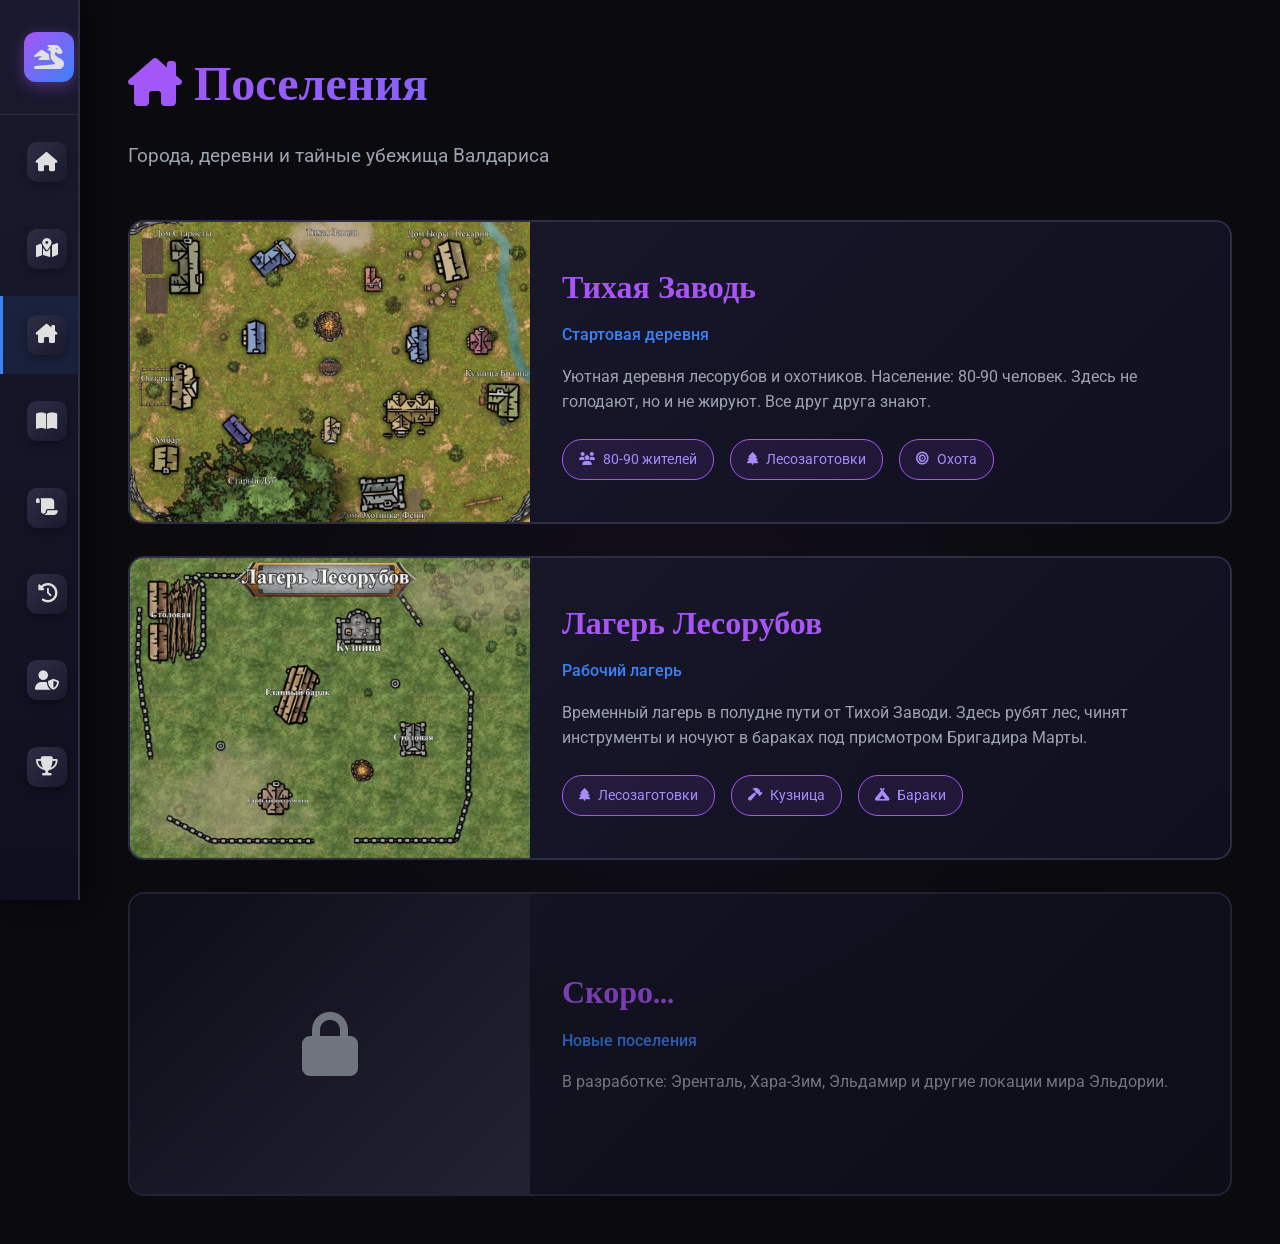
<file: sections/settlements.html>
<!DOCTYPE html>
<html lang="ru">
<head>
    <meta charset="UTF-8">
    <meta name="viewport" content="width=device-width, initial-scale=1.0">
    <title>Поселения - Эльдория</title>
    <meta name="description" content="Города, деревни и тайные убежища Валдариса: Тихая Заводь и Лагерь Лесорубов.">
    <meta name="theme-color" content="#0a0a0f">
    <meta property="og:type" content="website">
    <meta property="og:site_name" content="Эльдория">
    <meta property="og:locale" content="ru_RU">
    <meta property="og:title" content="Поселения - Эльдория">
    <meta property="og:description" content="Города, деревни и тайные убежища Валдариса: Тихая Заводь и Лагерь Лесорубов.">
    <link rel="icon" type="image/png" href="../assets/favicon.png">
    <link rel="stylesheet" href="https://cdnjs.cloudflare.com/ajax/libs/font-awesome/6.4.0/css/all.min.css">
    <link rel="stylesheet" href="../css/main.css">
</head>
<body>
    <div id="main-content" class="visible">
        <nav class="sidebar"></nav>
        <script src="../js/sidebar.js"></script>

        <main class="content">
            <div class="content-header">
                <h2><i class="fas fa-house-chimney"></i> Поселения</h2>
                <p>Города, деревни и тайные убежища Валдариса</p>
            </div>
            <div class="settlements-list">
                <a href="settlements/tikhaya-zavod.html" class="settlement-preview-card">
                    <div class="settlement-preview-image">
                        <img src="../assets/maps/tikhaya-zavod-thumb.webp" loading="lazy" alt="Тихая Заводь">
                        <div class="settlement-overlay"><i class="fas fa-arrow-right"></i></div>
                    </div>
                    <div class="settlement-preview-info">
                        <h3>Тихая Заводь</h3>
                        <p class="settlement-type">Стартовая деревня</p>
                        <p class="settlement-description">Уютная деревня лесорубов и охотников. Население: 80-90 человек. Здесь не голодают, но и не жируют. Все друг друга знают.</p>
                        <div class="settlement-tags">
                            <span class="tag"><i class="fas fa-users"></i> 80-90 жителей</span>
                            <span class="tag"><i class="fas fa-tree"></i> Лесозаготовки</span>
                            <span class="tag"><i class="fas fa-bullseye"></i> Охота</span>
                        </div>
                    </div>
                </a>
                <a href="settlements/lagere-lesorubov.html" class="settlement-preview-card">
                    <div class="settlement-preview-image">
                        <img src="../assets/maps/lagere-lesorubov-thumb.webp" loading="lazy" alt="Лагерь Лесорубов">
                        <div class="settlement-overlay"><i class="fas fa-arrow-right"></i></div>
                    </div>
                    <div class="settlement-preview-info">
                        <h3>Лагерь Лесорубов</h3>
                        <p class="settlement-type">Рабочий лагерь</p>
                        <p class="settlement-description">Временный лагерь в полудне пути от Тихой Заводи. Здесь рубят лес, чинят инструменты и ночуют в бараках под присмотром Бригадира Марты.</p>
                        <div class="settlement-tags">
                            <span class="tag"><i class="fas fa-tree"></i> Лесозаготовки</span>
                            <span class="tag"><i class="fas fa-hammer"></i> Кузница</span>
                            <span class="tag"><i class="fas fa-campground"></i> Бараки</span>
                        </div>
                    </div>
                </a>
                <div class="settlement-preview-card coming-soon">
                    <div class="settlement-preview-image">
                        <div class="placeholder-image"><i class="fas fa-lock"></i></div>
                    </div>
                    <div class="settlement-preview-info">
                        <h3>Скоро...</h3>
                        <p class="settlement-type">Новые поселения</p>
                        <p class="settlement-description">В разработке: Эренталь, Хара-Зим, Эльдамир и другие локации мира Эльдории.</p>
                    </div>
                </div>
            </div>
        </main>
    </div>
    <script src="../js/reveal.js"></script>
</body>
</html>
</file>
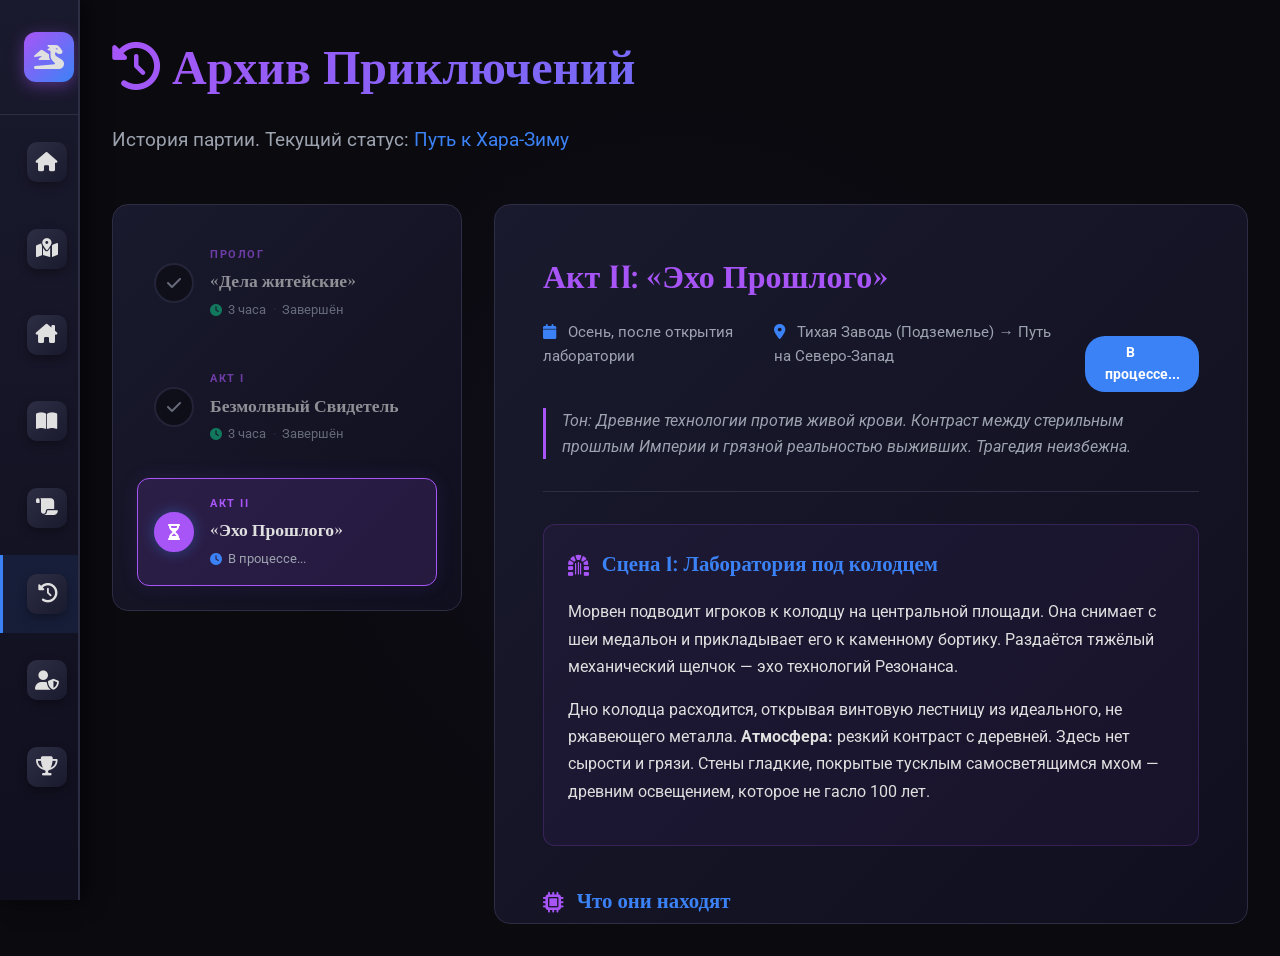
<file: sections/timeline.html>
<!DOCTYPE html>
<html lang="ru">
<head>
    <meta charset="UTF-8">
    <meta name="viewport" content="width=device-width, initial-scale=1.0">
    <title>Летопись - Эльдория</title>
    <meta name="description" content="Летопись партии: архив приключений по главам и актам.">
    <meta name="theme-color" content="#0a0a0f">
    <meta property="og:type" content="website">
    <meta property="og:site_name" content="Эльдория">
    <meta property="og:locale" content="ru_RU">
    <meta property="og:title" content="Летопись - Эльдория">
    <meta property="og:description" content="Летопись партии: архив приключений по главам и актам.">
    <link rel="icon" type="image/png" href="../assets/favicon.png">
    <link rel="stylesheet" href="https://cdnjs.cloudflare.com/ajax/libs/font-awesome/6.4.0/css/all.min.css">
    <link rel="stylesheet" href="../css/main.css">
</head>
<body>
    <div id="main-content" class="visible">
        <nav class="sidebar"></nav>
        <script src="../js/sidebar.js"></script>

        <main class="content timeline-page">
            <div class="content-header">
                <h2><i class="fas fa-history"></i> Архив Приключений</h2>
                <p>История партии. Текущий статус: <span style="color: var(--color-accent-blue)">Путь к Хара-Зиму</span></p>
            </div>

            <div class="archive-layout">
                <!-- Оглавление -->
                <aside class="chapter-list">

                    <!-- ПРОЛОГ (ЗАВЕРШЁН) -->
                    <div class="chapter-item completed" data-chapter="prologue">
                        <div class="chapter-status"><i class="fas fa-check"></i></div>
                        <div class="chapter-info">
                            <span class="chapter-type">Пролог</span>
                            <h4>«Дела житейские»</h4>
                            <span class="chapter-sub">
                                <i class="fas fa-clock"></i> 3 часа
                                <span class="status-divider">•</span>
                                Завершён
                            </span>
                        </div>
                    </div>

                    <!-- АКТ 1 (ЗАВЕРШЁН) -->
                    <div class="chapter-item completed" data-chapter="act1">
                        <div class="chapter-status"><i class="fas fa-check"></i></div>
                        <div class="chapter-info">
                            <span class="chapter-type">Акт I</span>
                            <h4>Безмолвный Свидетель</h4>
                            <span class="chapter-sub">
                                <i class="fas fa-clock"></i> 3 часа
                                <span class="status-divider">•</span>
                                Завершён
                            </span>
                        </div>
                    </div>

                    <!-- АКТ 2 (АКТИВЕН) -->
                    <div class="chapter-item active" data-chapter="act2">
                        <div class="chapter-status current"><i class="fas fa-hourglass-half"></i></div>
                        <div class="chapter-info">
                            <span class="chapter-type">Акт II</span>
                            <h4>«Эхо Прошлого»</h4>
                            <span class="chapter-sub">
                                <i class="fas fa-clock"></i> В процессе...
                            </span>
                        </div>
                    </div>

                </aside>

                <!-- Область чтения -->
                <section class="chapter-viewer">

                    <!-- КОНТЕНТ ПРОЛОГА -->
                    <div id="chapter-prologue" class="chapter-content">
                        <div class="chapter-hero">
                            <h3>Пролог: «Дела житейские»</h3>
                            <div class="chapter-meta">
                                <span><i class="fas fa-calendar"></i> Осень, 2 дня до Фестиваля</span>
                                <span><i class="fas fa-map-marker-alt"></i> Тихая Заводь</span>
                                <span class="status-badge completed-badge"><i class="fas fa-check"></i> Завершён</span>
                            </div>
                            <p class="chapter-intro">Тон: Уютное, немного меланхоличное фэнтези. Атмосфера осени, сбора урожая и последних теплых дней.</p>
                        </div>

                        <div class="event-block">
                            <h4><i class="fas fa-door-open"></i> Прибытие и Знакомство</h4>
                            <p>Игроки — местные жители или наёмные работники. Вечер у общего очага на центральной площади. Знакомство со Старостой Корвином, Норой и Фенном. Чисто ролевая сцена для установления связей.</p>
                        </div>

                        <div class="event-block">
                            <h4><i class="fas fa-piggy-bank"></i> Сбежавший Поросёнок</h4>
                            <p class="quest-desc"><strong>Завязка:</strong> Пастух просит найти поросёнка в Глухомани. Награда — лучшая овца.</p>
                            <ul class="quest-steps">
                                <li><strong>Поиск:</strong> Следы ведут в лес (Выживание СЛ 10).</li>
                                <li><strong>Находка:</strong> В овраге поросёнок <em>левитирует</em> среди светящихся цветов.</li>
                                <li><strong>Итог:</strong> Поросёнок возвращён. Цветок изъят Корвином.</li>
                            </ul>
                        </div>

                        <div class="event-block">
                            <h4><i class="fas fa-glass-cheers"></i> Фестиваль Урожая</h4>
                            <p>Кульминация уюта. Состязания с Фенном и Бранном, помощь Норе. Томин дарит рисунок с символом Узла. Морвен предупреждает о скоротечности тепла.</p>
                        </div>

                        <div class="event-block">
                            <h4><i class="fas fa-bed"></i> Финал Пролога</h4>
                            <p>Фестиваль окончен. Игроки, уставшие и счастливые, ложатся спать. Это момент наивысшего уюта и покоя перед тем, как всё изменится.</p>
                        </div>
                    </div>

                    <!-- КОНТЕНТ АКТА 1 -->
                    <div id="chapter-act1" class="chapter-content">
                        <div class="chapter-hero">
                            <h3>Акт I: «Безмолвный Свидетель»</h3>
                            <div class="chapter-meta">
                                <span><i class="fas fa-calendar"></i> Осень, после Фестиваля</span>
                                <span><i class="fas fa-map-marker-alt"></i> Тихая Заводь → Глухомань → Барсучьи Холмы</span>
                                <span class="status-badge completed-badge"><i class="fas fa-check"></i> Завершён</span>
                            </div>
                            <p class="chapter-intro">Тон: Тревожное фэнтези. Уют сменяется паранойей. Лес молчит. Туман пахнет гарью. То, что было знакомо, становится чужим.</p>
                        </div>

                        <div class="event-block">
                            <h4><i class="fas fa-road"></i> Дорога к Метеостанции</h4>
                            <p>Игроки выходят из Тихой Заводи на юго-восток, по тропе к Лагерю Лесорубов. Метеостанция находится дальше — у Барсучьих Холмов, в глубине Глухомани. День пути.</p>
                            <p><strong>Атмосфера:</strong> лес меняется. Сначала — знакомые тропы, где Фенн охотится на оленей. Но чем дальше, тем тише.</p>
                        </div>

                        <div class="event-block highlight">
                            <h4><i class="fas fa-shoe-prints"></i> Случайная находка</h4>
                            <p class="quest-desc"><strong>На развилке тропы:</strong> старый детский ботинок. Внутри — засохший светящийся цветок (Эльф взял его с собой). Рядом — следы, уходящие в чащу.</p>
                            <p>Следы приводят к небольшой поляне с <strong>идеально ровным кругом выжженной земли</strong>. В центре — горстка пепла. Проверка Магии показывает: это не огонь. Это что-то, что «выжгло» саму жизнь.</p>
                        </div>

                        <div class="event-block">
                            <h4><i class="fas fa-campground"></i> Привал у Лагеря Лесорубов</h4>
                            <p>Марта встречает игроков настороженно. Подтверждает: <em>«В лесу неладно. Зверь уходит на восток. И туман... он пахнет не сыростью. Он пахнет гарью»</em>.</p>
                            <p>Даёт флягу крепкого самогона «для храбрости». <strong>Варвар выбухал её и получил шишку в жопу</strong> (спасибо чернокожему другу за идею).</p>
                        </div>

                        <div class="event-block">
                            <h4><i class="fas fa-broadcast-tower"></i> Метеостанция «Барсучьи Холмы»</h4>
                            <p>К вечеру игроки добираются до холмов. Метеостанция — полуразрушенная каменная башня Империи, увитая плющом. На вершине — ржавый флюгер в форме птицы. Дверь тяжёлая, но не заколочена.</p>
                            <p><strong>Первый этаж:</strong> круглая комната. Пыль, паутина, сломанная мебель. Стены покрыты мхом. В центре — винтовая лестница, ведущая <em>вниз</em>. Метеостанция уходит под землю на три этажа.</p>
                        </div>

                        <div class="event-block highlight">
                            <h4><i class="fas fa-flask"></i> Подвал — Главная Лаборатория</h4>
                            <p>Здесь игроки находят:</p>
                            <ul class="quest-steps">
                                <li>Старые столы с истлевшими бумагами (ничего нельзя прочесть)</li>
                                <li>Разбитые колбы и медные инструменты</li>
                                <li><strong>Барометр</strong> — массивный прибор на стене. Стекло треснуло, ртуть вытекла. Починить невозможно.</li>
                                <li>В углу, в темноте — <strong>Автоматон-Хранитель</strong></li>
                            </ul>
                        </div>

                        <div class="event-block">
                            <h4><i class="fas fa-robot"></i> Автоматон-Хранитель</h4>
                            <p>Выглядит как старый, покосившийся дровосек из металла и дерева. Рост — около метра. Один глаз — тусклый рубин, второй — пустая глазница. Одна рука заменена на ржавую кочергу.</p>
                            <p><strong>Пробуждение:</strong> когда кто-то касается барометра или подходит к автоматону, рубин загорается красным. Он дёргается, встаёт и говорит скрипучим голосом:</p>
                            <blockquote>«Цикл... завершён. Узник... начинает забывать. Когда Узник забудет себя... Тишина... умолкнет. Хранитель... должен... наблюдать. Наблюдаю. Наблюдаю. Наблюдаю...»</blockquote>
                            <p>Он не опасен. Сломлен и дезориентирован. Выполняет последний приказ, отданный 100 лет назад — вести наблюдения за состоянием «Узника».</p>
                        </div>

                        <div class="event-block">
                            <h4><i class="fas fa-tools"></i> Взаимодействие с Автоматоном</h4>
                            <ul class="quest-steps">
                                <li><strong>Починка речевого модуля:</strong> он говорит яснее — <em>«Якорь Западный ослаб. Хранительница близко. Туман ищет... ищет Дитя»</em></li>
                                <li><strong>Осмотр корпуса:</strong> выгравирован символ — три линии, сходящиеся в одной точке. Тот самый Узел.</li>
                                <li><strong>Информация:</strong> он охраняет «Протокол Тишины». «Узник» — то, что заперто в Узле под землёй. «Хранительница» — Морвен. <em>«Она... устала. Она... передумала»</em></li>
                                <li><strong>Координаты других точек:</strong> Остов Хара-Зима, Монастырь Безмолвия, и одна точка... <strong>прямо под Тихой Заводью</strong></li>
                                <li><strong>Про туман:</strong> <em>«Давление растёт. Туман придёт... скоро. Очень скоро»</em></li>
                            </ul>
                            <p class="quest-desc"><strong>Важно:</strong> барометр починить нельзя. Но автоматон <em>уничтожил</em> барометр — он сам работает как барометр, чувствуя давление Резонанса.</p>
                        </div>

                        <div class="event-block">
                            <h4><i class="fas fa-arrow-left"></i> Возвращение в Тихую Заводь</h4>
                            <p><strong>Дорога обратно:</strong> лес стал другим. Тишина — полная. Даже ветра нет. На тропе — мёртвый олень. Без ран. Просто мёртвый. В лесу игроков окружали тёмные фигуры, но ничего серьёзного не представляли.</p>
                        </div>

                        <div class="event-block highlight">
                            <h4><i class="fas fa-exclamation-triangle"></i> Прибытие в деревню (утро)</h4>
                            <p>На окраине их встречает заплаканная Нора. Она бросается к игрокам:</p>
                            <blockquote>«Томин... Томин ушёл! Он встал ночью и пошёл в лес. Я не успела... он не отвечал, он просто шёл с открытыми глазами! Фенн пошёл за ним, но не вернулся!»</blockquote>
                            <p>Мальчик исчез. Охотник — тоже. Староста Корвин собирает поисковый отряд, но сам идти не может — нога.</p>
                            <p><strong>Следы:</strong> игроки находят следы Томина и Фенна. Они ведут в одну сторону — к <strong>Хижине Травницы</strong>.</p>
                        </div>

                        <div class="event-block">
                            <h4><i class="fas fa-home"></i> Хижина Травницы</h4>
                            <p>Хижина выглядит мирно. Свет в окне. Дым из трубы. Морвен сидит на крыльце, пьёт чай. Увидев игроков, она улыбается:</p>
                            <blockquote>«А, вот и вы. Я вас ждала. Заходите. Разговор будет долгий и... неприятный»</blockquote>
                            <p><strong>Внутри:</strong> Томин спит на кровати. Он в порядке. Фенн сидит у стены, связанный, с кляпом во рту. Он в ярости, но не ранен.</p>
                        </div>

                        <div class="event-block">
                            <h4><i class="fas fa-comments"></i> Разговор с Морвен</h4>
                            <p>Она спокойна, как удав. Она знает об автоматоне. Знает, что игроки были на станции. Знает всё.</p>
                            <p><strong>Правда о Тишине и Какофонии:</strong> <em>«Мы заперли зверя в клетке. Но клетка убивает мир. Я думала, что спасаю человечество. Теперь я знаю: я лишь отсрочила конец. Тишина — это смерть. Медленная, тихая, но смерть»</em></p>
                            <p><strong>Её план:</strong> использовать Томина. Мальчик — <strong>Дитя Резонанса</strong>. Он слышит Какофонию. Через него можно открыть клетку без разрушения Якорей. Не выпустить зверя — а <em>договориться</em> с ним. <em>«Какофония — не зло. Она — новая форма жизни. Мы должны слиться с ней, а не бежать»</em></p>
                            <p><strong>Просьба:</strong> <em>«Я не враг вам. Я та, кто дал вам 100 лет мира. Теперь я прошу вас помочь мне закончить начатое»</em></p>
                        </div>

                        <div class="event-block highlight">
                            <h4><i class="fas fa-handshake"></i> Выбор игроков: ПОМОЧЬ</h4>
                            <p>Игроки соглашаются помочь Морвен.</p>
                            <p>Морвен развязывает Фенна, но просит его уйти. Он отказывается и убегает в лес, клянясь поднять деревню. Морвен не препятствует: <em>«Пусть бежит. Когда всё закончится, он поймёт»</em>.</p>
                        </div>

                        <div class="event-block">
                            <h4><i class="fas fa-flag-checkered"></i> Финал Акта 1</h4>
                            <ul class="quest-steps">
                                <li>Морвен идёт к Старосте Корвину вместе с игроками. Объясняет всё. Корвин в ужасе, но Морвен убеждает его <strong>добровольно отдать амулет</strong>. Он соглашается — не потому что верит ей, а потому что верит игрокам. <em>«Если вы с ней... значит, так надо»</em></li>
                                <li>Томин остаётся с Морвен. Она учит его слышать Резонанс без страха.</li>
                                <li>Деревня в панике. Жители разделяются: кто-то верит игрокам, кто-то считает их предателями. Нора в ярости — она думает, что у неё украли сына.</li>
                            </ul>
                        </div>

                        <div class="event-block current-status">
                            <h4><i class="fas fa-map-pin"></i> Итог Акта 1</h4>
                            <p>Морвен, игроки и Томин стоят у входа в <strong>подземную лабораторию под колодцем</strong>. Морвен говорит:</p>
                            <blockquote>«То, что мы сделаем — изменит мир. Вы готовы?»</blockquote>
                            <div class="status-badge completed-badge">Акт завершён</div>
                        </div>

                        <div class="event-block consequences">
                            <h4><i class="fas fa-balance-scale"></i> Последствия и цели</h4>

                            <div class="consequence-block">
                                <h5><i class="fas fa-users"></i> Новая фракция</h5>
                                <p>Игроки становятся частью плана Морвен. Они не враги Церкви — они враги самой Тишины.</p>
                            </div>

                            <div class="consequence-block">
                                <h5><i class="fas fa-bullseye"></i> Цель Акта 2</h5>
                                <p>Спуститься в лабораторию под колодцем, найти способ пробудить Якоря и открыть клетку Какофонии. Для этого нужно посетить три точки:</p>
                                <ul class="quest-steps">
                                    <li><strong>Руины под деревней</strong> — первая точка наблюдения</li>
                                    <li><strong>Остов Хара-Зима</strong> — Западный Якорь</li>
                                    <li><strong>Монастырь Безмолвия</strong> — архив с записями о ритуале</li>
                                </ul>
                            </div>

                            <div class="consequence-block warning-block">
                                <h5><i class="fas fa-exclamation-circle"></i> Моральная дилемма</h5>
                                <p>Морвен <strong>не говорит всей правды</strong>. Открытие клетки может не «слить» человечество с Какофонией, а уничтожить его.</p>
                            </div>
                        </div>
                    </div>

                    <!-- КОНТЕНТ АКТА 2 -->
                    <div id="chapter-act2" class="chapter-content active">
                        <div class="chapter-hero">
                            <h3>Акт II: «Эхо Прошлого»</h3>
                            <div class="chapter-meta">
                                <span><i class="fas fa-calendar"></i> Осень, после открытия лаборатории</span>
                                <span><i class="fas fa-map-marker-alt"></i> Тихая Заводь (Подземелье) → Путь на Северо-Запад</span>
                                <span class="status-badge pulsing"><i class="fas fa-hourglass-half"></i> В процессе...</span>
                            </div>
                            <p class="chapter-intro">Тон: Древние технологии против живой крови. Контраст между стерильным прошлым Империи и грязной реальностью выживших. Трагедия неизбежна.</p>
                        </div>

                        <div class="event-block highlight">
                            <h4><i class="fas fa-dungeon"></i> Сцена 1: Лаборатория под колодцем</h4>
                            <p>Морвен подводит игроков к колодцу на центральной площади. Она снимает с шеи медальон и прикладывает его к каменному бортику. Раздаётся тяжёлый механический щелчок — эхо технологий Резонанса.</p>
                            <p>Дно колодца расходится, открывая винтовую лестницу из идеального, не ржавеющего металла. <strong>Атмосфера:</strong> резкий контраст с деревней. Здесь нет сырости и грязи. Стены гладкие, покрытые тусклым самосветящимся мхом — древним освещением, которое не гасло 100 лет.</p>
                        </div>

                        <div class="event-block">
                            <h4><i class="fas fa-microchip"></i> Что они находят</h4>
                            <ul class="quest-steps">
                                <li><strong>Технологии:</strong> Голографические проекции (мерцают и сбоют), стазис-капсулы (пустые, но внутри видны окаменевшие остатки растений), автоматические двери, реагирующие на движение.</li>
                                <li><strong>Центральный зал:</strong> Огромный круглый стол. В центре — пьедестал с углублением под амулет Старосты.</li>
                            </ul>
                        </div>

                        <div class="event-block">
                            <h4><i class="fas fa-ghost"></i> Голограммы (История)</h4>
                            <p>Когда игроки активируют стол, появляются призрачные фигуры Элиаса, Двалина, Лиары и молодой Морвен. Они обсуждают Ритуал.</p>
                            <p>Записи показывают, что Морвен была предана делу, плакала, когда Якоря жертвовали собой. Она была верным Хранителем. <strong>Это сбивает игроков с толку:</strong> как эта добрая женщина из записей стала той, кто сейчас стоит рядом с ними?</p>
                        </div>

                        <div class="event-block highlight">
                            <h4><i class="fas fa-bolt"></i> Активация и Сбой</h4>
                            <p>Игрок с амулетом вставляет его в пьедестал. Но Резонанс Томина (которого Морвен привела с собой) вызывает сбой в охранных системах.</p>
                            <p><strong>Бой:</strong> Из стен выходят два <strong>Стража-Автоматона</strong> (бывшие големы Террамора). Они не убивают, а пытаются «изолировать аномалию» — захватить игроков в силовые поля.</p>
                        </div>

                        <div class="event-block tragedy">
                            <h4><i class="fas fa-skull-crossbones"></i> Цена Победы</h4>
                            <p>Во время боя происходят трагические события:</p>
                            <ul class="quest-steps">
                                <li><strong>Варвар</strong> одолел одного автомата и рванул защищать Морвен, но погиб от своего же оружия.</li>
                                <li><strong>Плут</strong>, у которого остался 1 ХП, остановил автоматов тем, что просто стукнул по пьедесталу на столе. Автоматоны ушли обратно в стены.</li>
                                <li>Плут начал лутать Варвара. В этот момент спустился Эльф из их партии и дал ему подзатыльник за то, тот украл у него деньги — <strong>тем самым убив Плута</strong>.</li>
                            </ul>
                            <p class="quest-desc" style="border-color: #ef4444; background: rgba(239, 68, 68, 0.05);"><strong>Итог:</strong> Два героя погибли в холодных стенах древней лаборатории. Их эхо останется здесь навсегда.</p>
                        </div>

                        <div class="event-block current-status">
                            <h4><i class="fas fa-map-marked-alt"></i> Текущий момент</h4>
                            <p>После боя стол проецирует карту Валдариса с тремя пульсирующими точками (Якорями) и одной центральной (Узел под треугольником).</p>
                            <p>Морвен говорит: <em>«Нам нужно ослабить три замка. Начнём с Западного. С Хара-Зима»</em>.</p>
                            <div class="status-badge pulsing">Цель: Добраться до Хара-Зима</div>
                        </div>

                        <div class="event-block consequences">
                            <h4><i class="fas fa-route"></i> Цели и последствия</h4>

                            <div class="consequence-block">
                                <h5><i class="fas fa-mountain"></i> Следующая цель</h5>
                                <p>Добраться до <strong>Остова Хара-Зима</strong> — Западного Якоря. Это бывшая летающая столица Империи Аэридаль, ныне лежащая в руинах.</p>
                            </div>

                            <div class="consequence-block warning-block">
                                <h5><i class="fas fa-heart-crack"></i> Потери</h5>
                                <p>Партия понесла тяжёлые потери. Варвар и Плут погибли. Оставшиеся игроки должны нести бремя их памяти и продолжать путь, несмотря на горе.</p>
                            </div>
                        </div>
                    </div>

                </section>
            </div>
        </main>
    </div>

    <script src="../js/reveal.js"></script>
    <script src="../js/pages/timeline.js"></script>
</body>
</html>
</file>
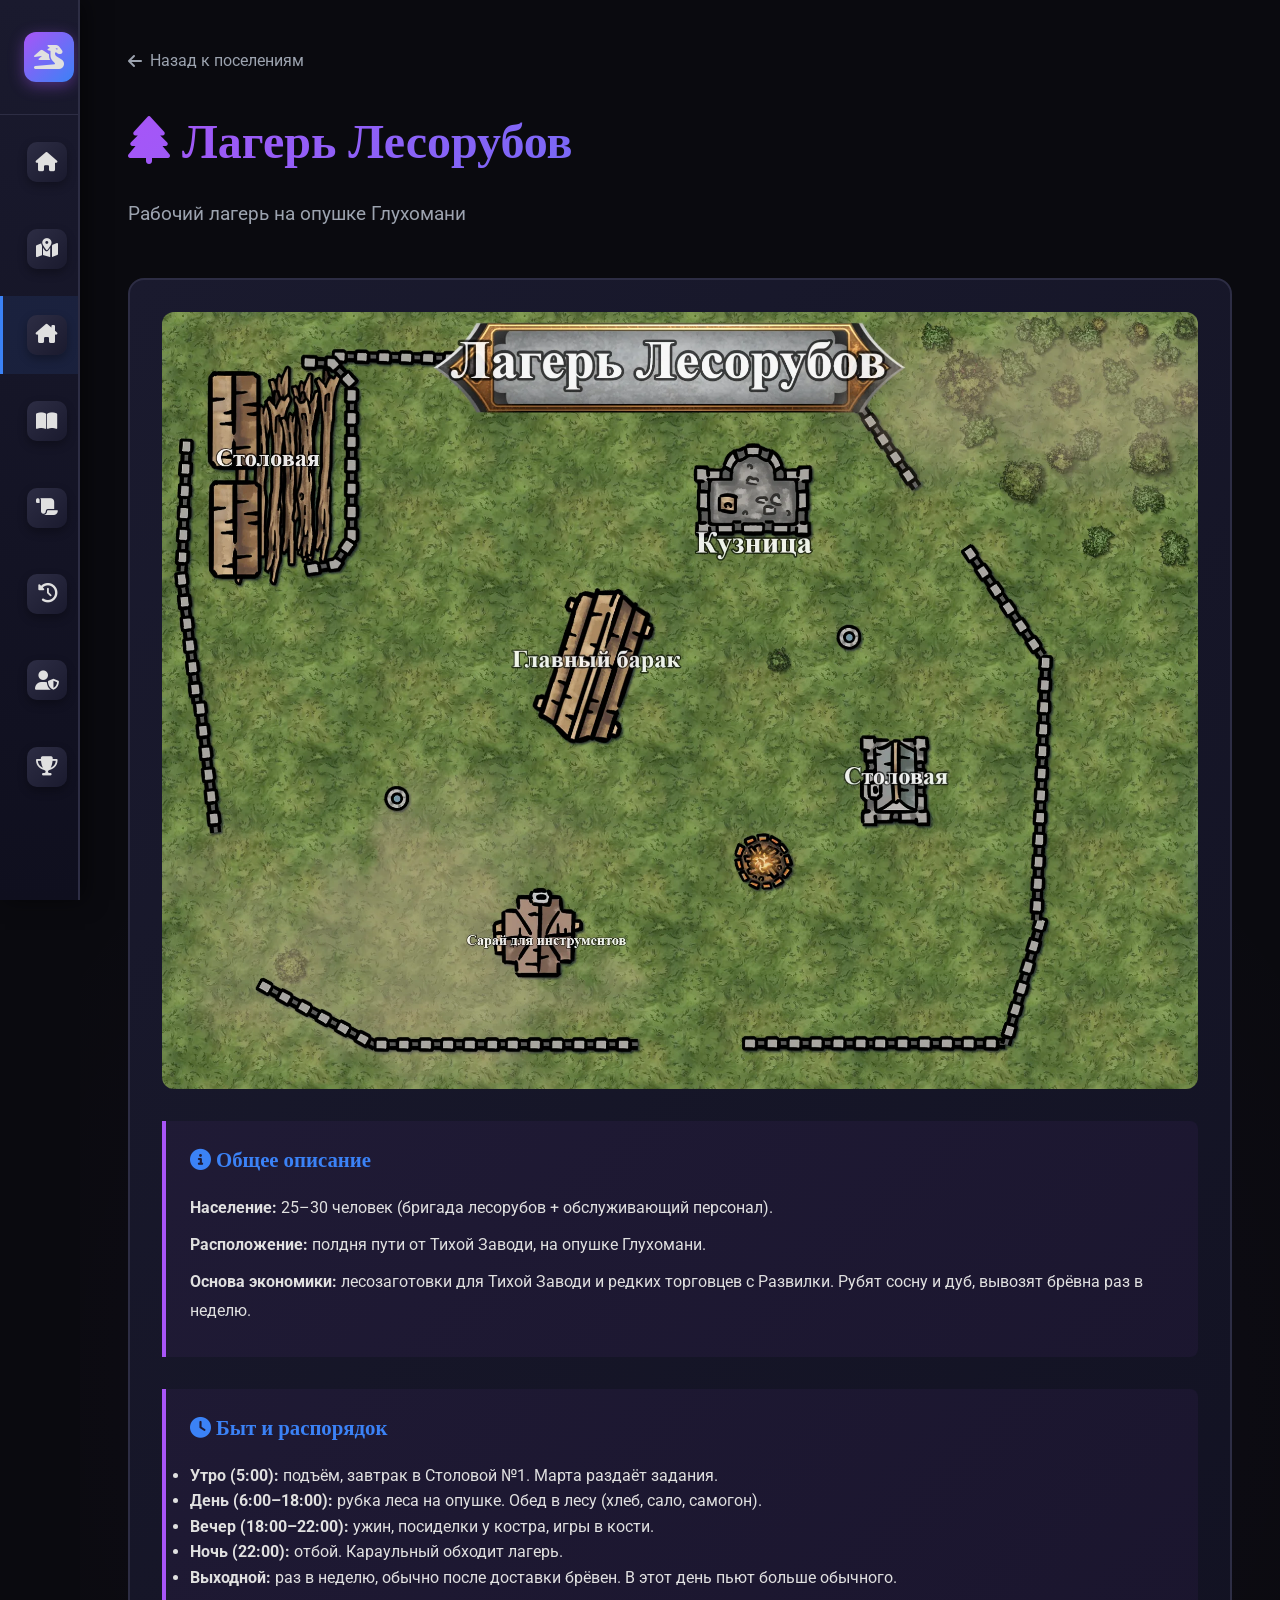
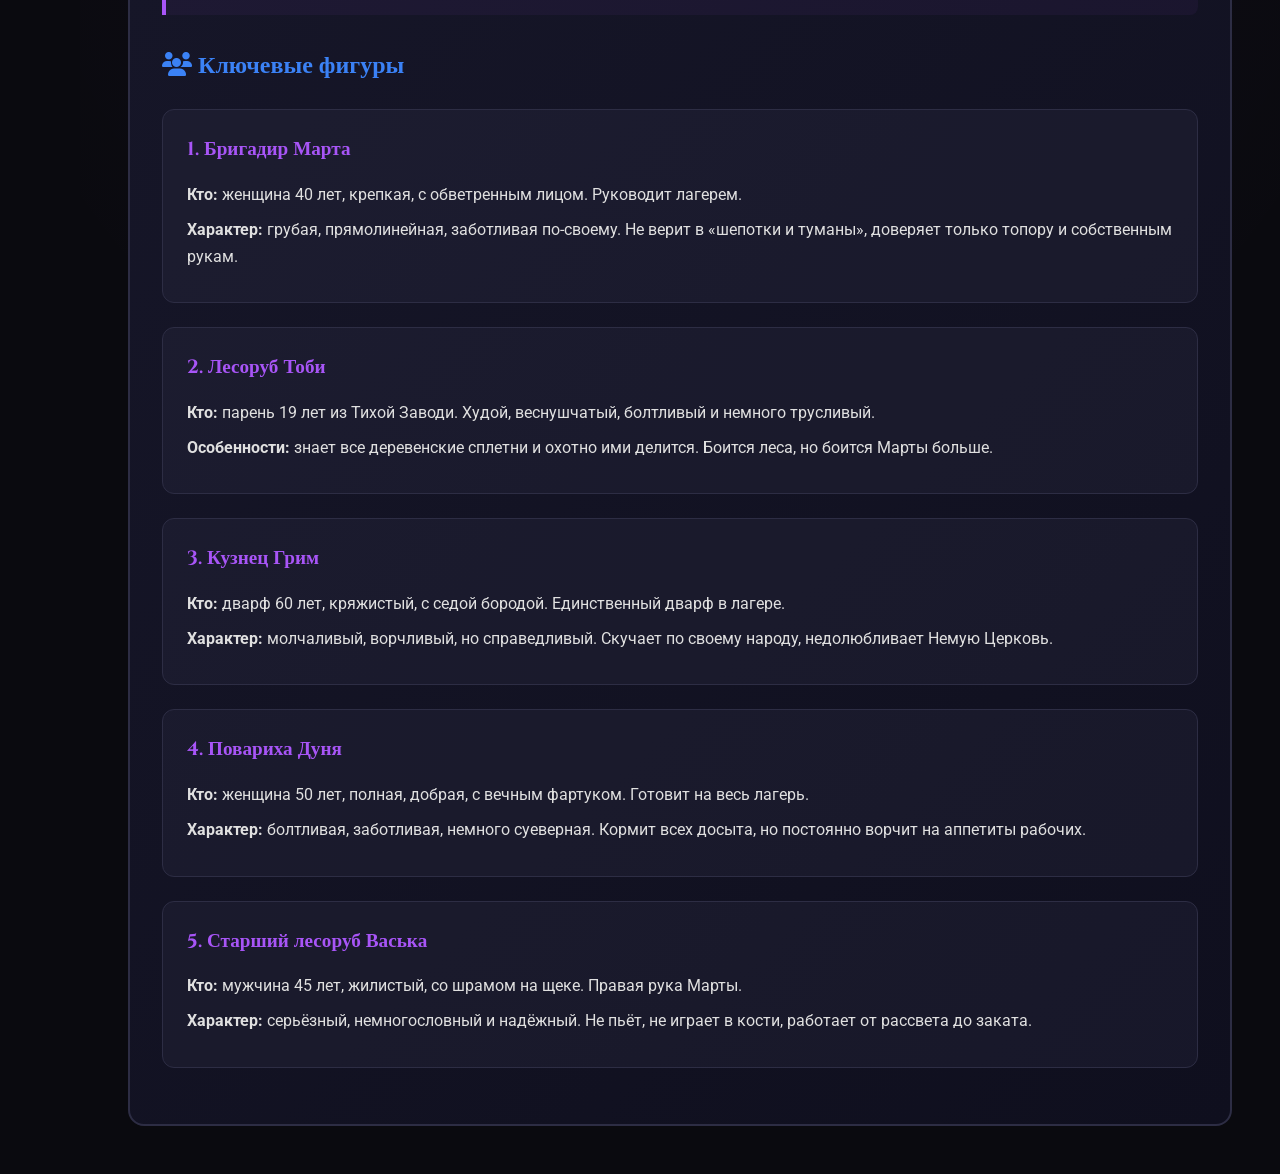
<file: sections/settlements/lagere-lesorubov.html>
<!DOCTYPE html>
<html lang="ru">
<head>
    <meta charset="UTF-8">
    <meta name="viewport" content="width=device-width, initial-scale=1.0">
    <title>Лагерь Лесорубов - Эльдория</title>
    <meta name="description" content="Лагерь Лесорубов — рабочий лагерь на опушке Глухомани, в полудне пути от Тихой Заводи.">
    <meta name="theme-color" content="#0a0a0f">
    <meta property="og:type" content="website">
    <meta property="og:site_name" content="Эльдория">
    <meta property="og:locale" content="ru_RU">
    <meta property="og:title" content="Лагерь Лесорубов - Эльдория">
    <meta property="og:description" content="Лагерь Лесорубов — рабочий лагерь на опушке Глухомани, в полудне пути от Тихой Заводи.">
    <link rel="icon" type="image/png" href="../../assets/favicon.png">
    <link rel="stylesheet" href="https://cdnjs.cloudflare.com/ajax/libs/font-awesome/6.4.0/css/all.min.css">
    <link rel="stylesheet" href="../../css/main.css">
</head>
<body>
    <div id="main-content" class="visible">
        <nav class="sidebar"></nav>
        <script src="../../js/sidebar.js"></script>

        <main class="content">
            <div class="breadcrumbs">
                <a href="../settlements.html" class="breadcrumb-link"><i class="fas fa-arrow-left"></i> Назад к поселениям</a>
            </div>
            <div class="content-header">
                <h2><i class="fas fa-tree"></i> Лагерь Лесорубов</h2>
                <p>Рабочий лагерь на опушке Глухомани</p>
            </div>
            <div class="settlement-detail">
                <div class="settlement-map">
                    <img src="../../assets/maps/lagere-lesorubov.webp" alt="Лагерь Лесорубов">
                </div>
                <div class="settlement-info">
                    <div class="info-block">
                        <h4><i class="fas fa-info-circle"></i> Общее описание</h4>
                        <p><strong>Население:</strong> 25–30 человек (бригада лесорубов + обслуживающий персонал).</p>
                        <p><strong>Расположение:</strong> полдня пути от Тихой Заводи, на опушке Глухомани.</p>
                        <p><strong>Основа экономики:</strong> лесозаготовки для Тихой Заводи и редких торговцев с Развилки. Рубят сосну и дуб, вывозят брёвна раз в неделю.</p>
                    </div>
                    <div class="info-block">
                        <h4><i class="fas fa-clock"></i> Быт и распорядок</h4>
                        <ul>
                            <li><strong>Утро (5:00):</strong> подъём, завтрак в Столовой №1. Марта раздаёт задания.</li>
                            <li><strong>День (6:00–18:00):</strong> рубка леса на опушке. Обед в лесу (хлеб, сало, самогон).</li>
                            <li><strong>Вечер (18:00–22:00):</strong> ужин, посиделки у костра, игры в кости.</li>
                            <li><strong>Ночь (22:00):</strong> отбой. Караульный обходит лагерь.</li>
                            <li><strong>Выходной:</strong> раз в неделю, обычно после доставки брёвен. В этот день пьют больше обычного.</li>
                        </ul>
                    </div>
                    <div class="residents">
                        <h4><i class="fas fa-users"></i> Ключевые фигуры</h4>
                        <div class="resident-card">
                            <h5>1. Бригадир Марта</h5>
                            <p><strong>Кто:</strong> женщина 40 лет, крепкая, с обветренным лицом. Руководит лагерем.</p>
                            <p><strong>Характер:</strong> грубая, прямолинейная, заботливая по-своему. Не верит в «шепотки и туманы», доверяет только топору и собственным рукам.</p>
                        </div>
                        <div class="resident-card">
                            <h5>2. Лесоруб Тоби</h5>
                            <p><strong>Кто:</strong> парень 19 лет из Тихой Заводи. Худой, веснушчатый, болтливый и немного трусливый.</p>
                            <p><strong>Особенности:</strong> знает все деревенские сплетни и охотно ими делится. Боится леса, но боится Марты больше.</p>
                        </div>
                        <div class="resident-card">
                            <h5>3. Кузнец Грим</h5>
                            <p><strong>Кто:</strong> дварф 60 лет, кряжистый, с седой бородой. Единственный дварф в лагере.</p>
                            <p><strong>Характер:</strong> молчаливый, ворчливый, но справедливый. Скучает по своему народу, недолюбливает Немую Церковь.</p>
                        </div>
                        <div class="resident-card">
                            <h5>4. Повариха Дуня</h5>
                            <p><strong>Кто:</strong> женщина 50 лет, полная, добрая, с вечным фартуком. Готовит на весь лагерь.</p>
                            <p><strong>Характер:</strong> болтливая, заботливая, немного суеверная. Кормит всех досыта, но постоянно ворчит на аппетиты рабочих.</p>
                        </div>
                        <div class="resident-card">
                            <h5>5. Старший лесоруб Васька</h5>
                            <p><strong>Кто:</strong> мужчина 45 лет, жилистый, со шрамом на щеке. Правая рука Марты.</p>
                            <p><strong>Характер:</strong> серьёзный, немногословный и надёжный. Не пьёт, не играет в кости, работает от рассвета до заката.</p>
                        </div>
                    </div>
                </div>
            </div>
        </main>
    </div>
    <script src="../../js/reveal.js"></script>
</body>
</html>
</file>
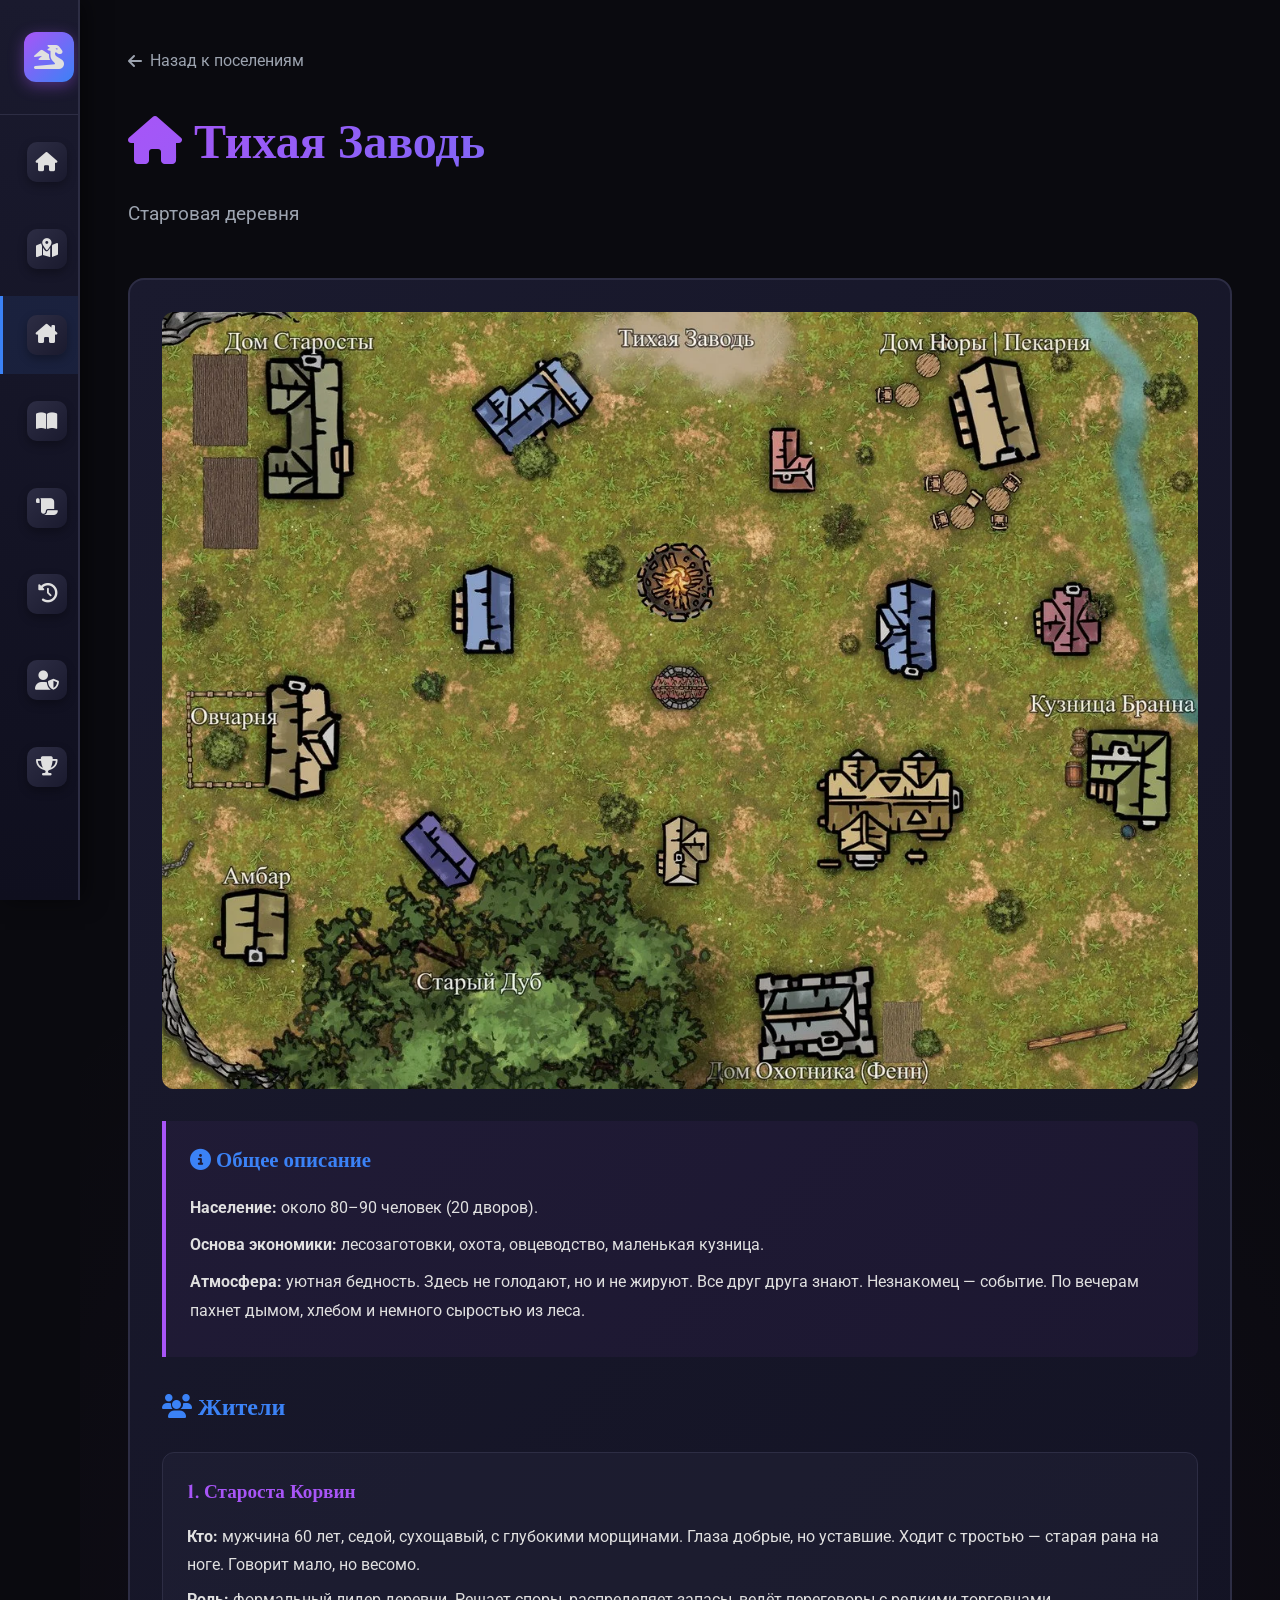
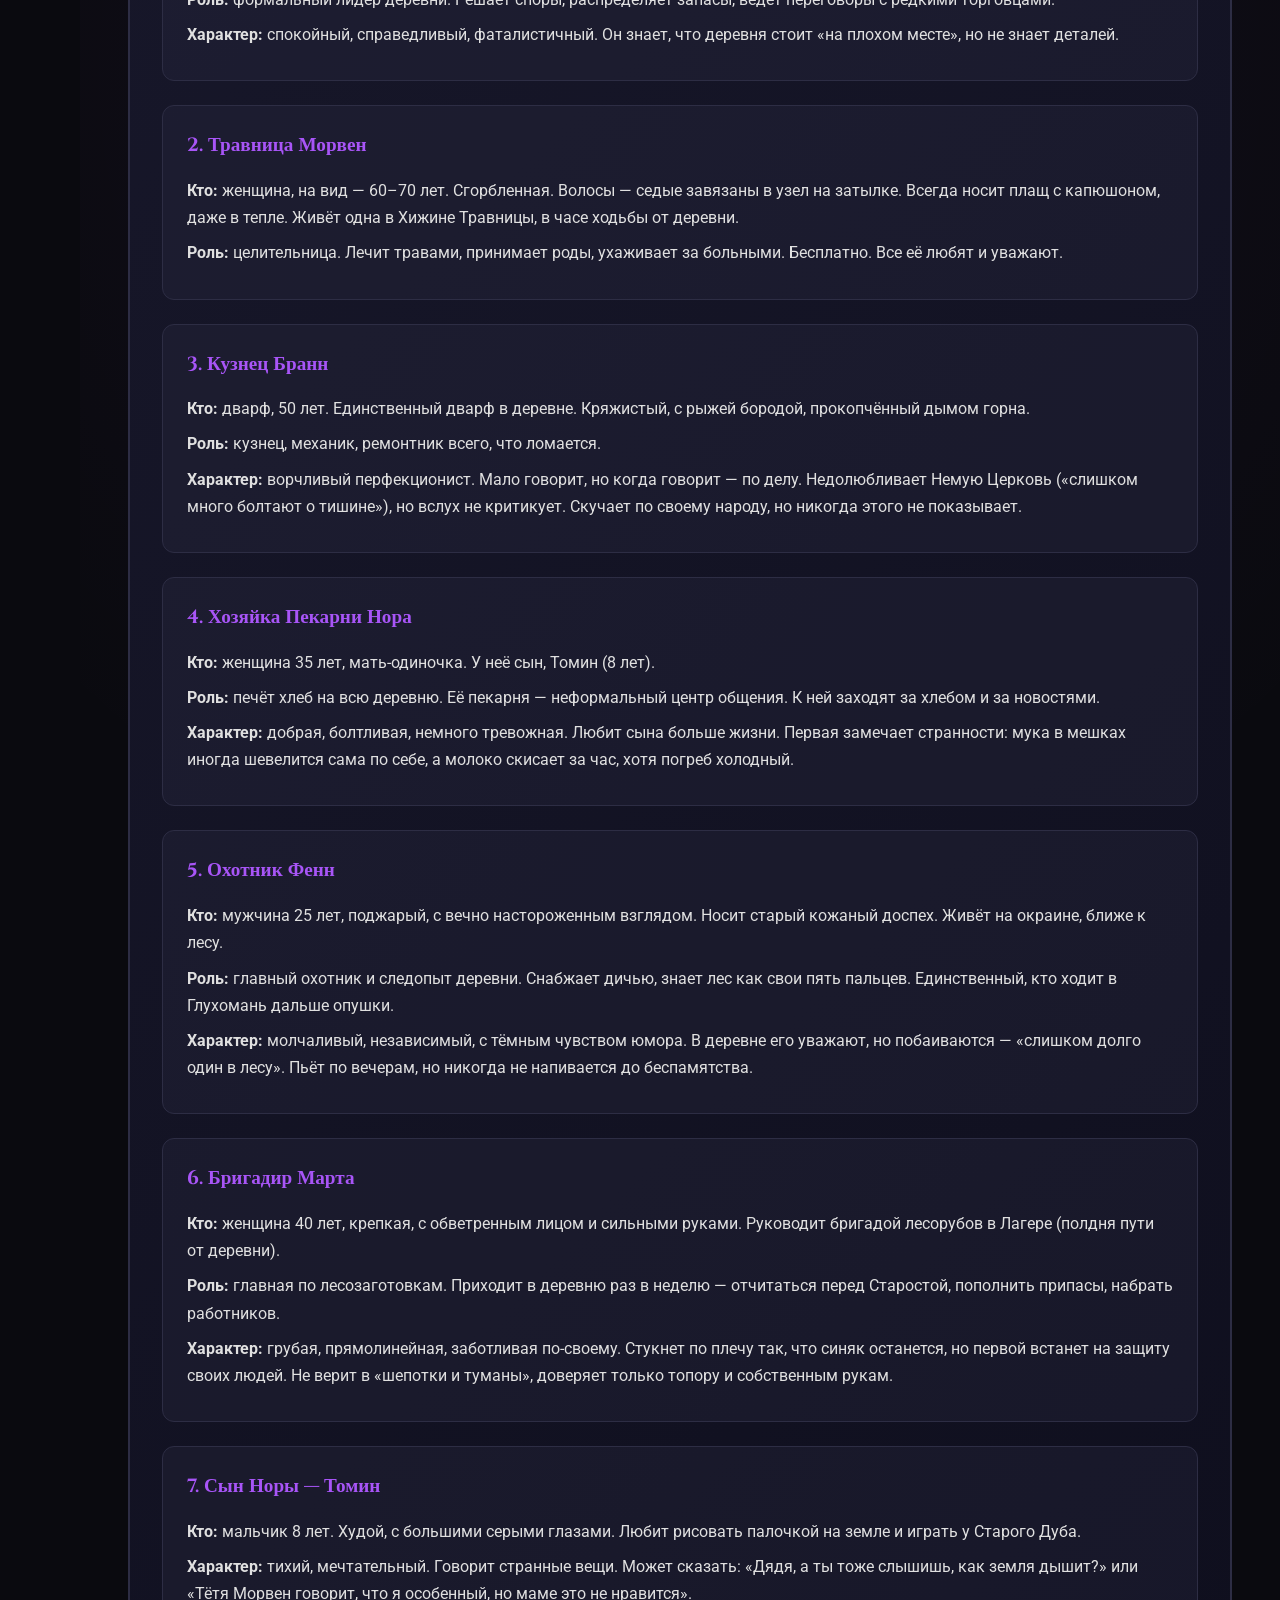
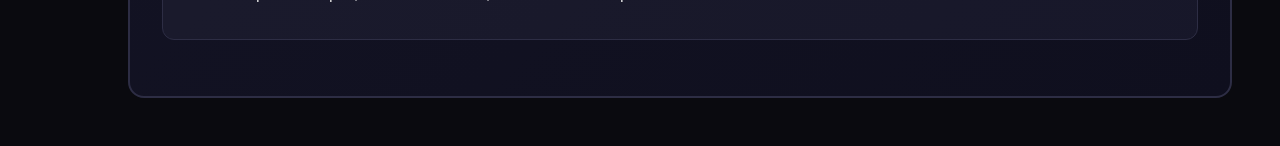
<file: sections/settlements/tikhaya-zavod.html>
<!DOCTYPE html>
<html lang="ru">
<head>
    <meta charset="UTF-8">
    <meta name="viewport" content="width=device-width, initial-scale=1.0">
    <title>Тихая Заводь - Эльдория</title>
    <meta name="description" content="Тихая Заводь — стартовая деревня лесорубов и охотников. Население: 80-90 человек.">
    <meta name="theme-color" content="#0a0a0f">
    <meta property="og:type" content="website">
    <meta property="og:site_name" content="Эльдория">
    <meta property="og:locale" content="ru_RU">
    <meta property="og:title" content="Тихая Заводь - Эльдория">
    <meta property="og:description" content="Тихая Заводь — стартовая деревня лесорубов и охотников. Население: 80-90 человек.">
    <link rel="icon" type="image/png" href="../../assets/favicon.png">
    <link rel="stylesheet" href="https://cdnjs.cloudflare.com/ajax/libs/font-awesome/6.4.0/css/all.min.css">
    <link rel="stylesheet" href="../../css/main.css">
</head>
<body>
    <div id="main-content" class="visible">
        <nav class="sidebar"></nav>
        <script src="../../js/sidebar.js"></script>

        <main class="content">
            <div class="breadcrumbs">
                <a href="../settlements.html" class="breadcrumb-link"><i class="fas fa-arrow-left"></i> Назад к поселениям</a>
            </div>
            <div class="content-header">
                <h2><i class="fas fa-home"></i> Тихая Заводь</h2>
                <p>Стартовая деревня</p>
            </div>
            <div class="settlement-detail">
                <div class="settlement-map">
                    <img src="../../assets/maps/tikhaya-zavod.webp" alt="Тихая Заводь">
                </div>
                <div class="settlement-info">
                    <div class="info-block">
                        <h4><i class="fas fa-info-circle"></i> Общее описание</h4>
                        <p><strong>Население:</strong> около 80–90 человек (20 дворов).</p>
                        <p><strong>Основа экономики:</strong> лесозаготовки, охота, овцеводство, маленькая кузница.</p>
                        <p><strong>Атмосфера:</strong> уютная бедность. Здесь не голодают, но и не жируют. Все друг друга знают. Незнакомец — событие. По вечерам пахнет дымом, хлебом и немного сыростью из леса.</p>
                    </div>
                    <div class="residents">
                        <h4><i class="fas fa-users"></i> Жители</h4>
                        <div class="resident-card">
                            <h5>1. Староста Корвин</h5>
                            <p><strong>Кто:</strong> мужчина 60 лет, седой, сухощавый, с глубокими морщинами. Глаза добрые, но уставшие. Ходит с тростью — старая рана на ноге. Говорит мало, но весомо.</p>
                            <p><strong>Роль:</strong> формальный лидер деревни. Решает споры, распределяет запасы, ведёт переговоры с редкими торговцами.</p>
                            <p><strong>Характер:</strong> спокойный, справедливый, фаталистичный. Он знает, что деревня стоит «на плохом месте», но не знает деталей.</p>
                        </div>
                        <div class="resident-card">
                            <h5>2. Травница Морвен</h5>
                            <p><strong>Кто:</strong> женщина, на вид — 60–70 лет. Сгорбленная. Волосы — седые завязаны в узел на затылке. Всегда носит плащ с капюшоном, даже в тепле. Живёт одна в Хижине Травницы, в часе ходьбы от деревни.</p>
                            <p><strong>Роль:</strong> целительница. Лечит травами, принимает роды, ухаживает за больными. Бесплатно. Все её любят и уважают.</p>
                        </div>
                        <div class="resident-card">
                            <h5>3. Кузнец Бранн</h5>
                            <p><strong>Кто:</strong> дварф, 50 лет. Единственный дварф в деревне. Кряжистый, с рыжей бородой, прокопчённый дымом горна.</p>
                            <p><strong>Роль:</strong> кузнец, механик, ремонтник всего, что ломается.</p>
                            <p><strong>Характер:</strong> ворчливый перфекционист. Мало говорит, но когда говорит — по делу. Недолюбливает Немую Церковь («слишком много болтают о тишине»), но вслух не критикует. Скучает по своему народу, но никогда этого не показывает.</p>
                        </div>
                        <div class="resident-card">
                            <h5>4. Хозяйка Пекарни Нора</h5>
                            <p><strong>Кто:</strong> женщина 35 лет, мать-одиночка. У неё сын, Томин (8 лет).</p>
                            <p><strong>Роль:</strong> печёт хлеб на всю деревню. Её пекарня — неформальный центр общения. К ней заходят за хлебом и за новостями.</p>
                            <p><strong>Характер:</strong> добрая, болтливая, немного тревожная. Любит сына больше жизни. Первая замечает странности: мука в мешках иногда шевелится сама по себе, а молоко скисает за час, хотя погреб холодный.</p>
                        </div>
                        <div class="resident-card">
                            <h5>5. Охотник Фенн</h5>
                            <p><strong>Кто:</strong> мужчина 25 лет, поджарый, с вечно настороженным взглядом. Носит старый кожаный доспех. Живёт на окраине, ближе к лесу.</p>
                            <p><strong>Роль:</strong> главный охотник и следопыт деревни. Снабжает дичью, знает лес как свои пять пальцев. Единственный, кто ходит в Глухомань дальше опушки.</p>
                            <p><strong>Характер:</strong> молчаливый, независимый, с тёмным чувством юмора. В деревне его уважают, но побаиваются — «слишком долго один в лесу». Пьёт по вечерам, но никогда не напивается до беспамятства.</p>
                        </div>
                        <div class="resident-card">
                            <h5>6. Бригадир Марта</h5>
                            <p><strong>Кто:</strong> женщина 40 лет, крепкая, с обветренным лицом и сильными руками. Руководит бригадой лесорубов в Лагере (полдня пути от деревни).</p>
                            <p><strong>Роль:</strong> главная по лесозаготовкам. Приходит в деревню раз в неделю — отчитаться перед Старостой, пополнить припасы, набрать работников.</p>
                            <p><strong>Характер:</strong> грубая, прямолинейная, заботливая по-своему. Стукнет по плечу так, что синяк останется, но первой встанет на защиту своих людей. Не верит в «шепотки и туманы», доверяет только топору и собственным рукам.</p>
                        </div>
                        <div class="resident-card">
                            <h5>7. Сын Норы — Томин</h5>
                            <p><strong>Кто:</strong> мальчик 8 лет. Худой, с большими серыми глазами. Любит рисовать палочкой на земле и играть у Старого Дуба.</p>
                            <p><strong>Характер:</strong> тихий, мечтательный. Говорит странные вещи. Может сказать: «Дядя, а ты тоже слышишь, как земля дышит?» или «Тётя Морвен говорит, что я особенный, но маме это не нравится».</p>
                        </div>
                    </div>
                </div>
            </div>
        </main>
    </div>
    <script src="../../js/reveal.js"></script>
</body>
</html>
</file>
<file: css/main.css>
/* ==========================================================================
   ЕДИНАЯ ТОЧКА ВХОДА ДЛЯ СТИЛЕЙ — именно этот файл подключён во всех HTML-страницах.
   Порядок импортов важен (так работает каскад): общее -> страницы -> адаптивность.
   Новая страница = новый файл в css/pages/ + одна строка здесь (до responsive.css).
   ========================================================================== */

/* Общее */
@import url('base.css');
@import url('layout.css');

/* Страницы */
@import url('pages/home.css');
@import url('pages/maps.css');
@import url('pages/settlements.css');
@import url('pages/dictionary.css');
@import url('pages/lore.css');
@import url('pages/character.css');
@import url('pages/timeline.css');
@import url('pages/achievements.css');

/* Общая адаптивность (всегда последней) */
@import url('responsive.css');
</file>
